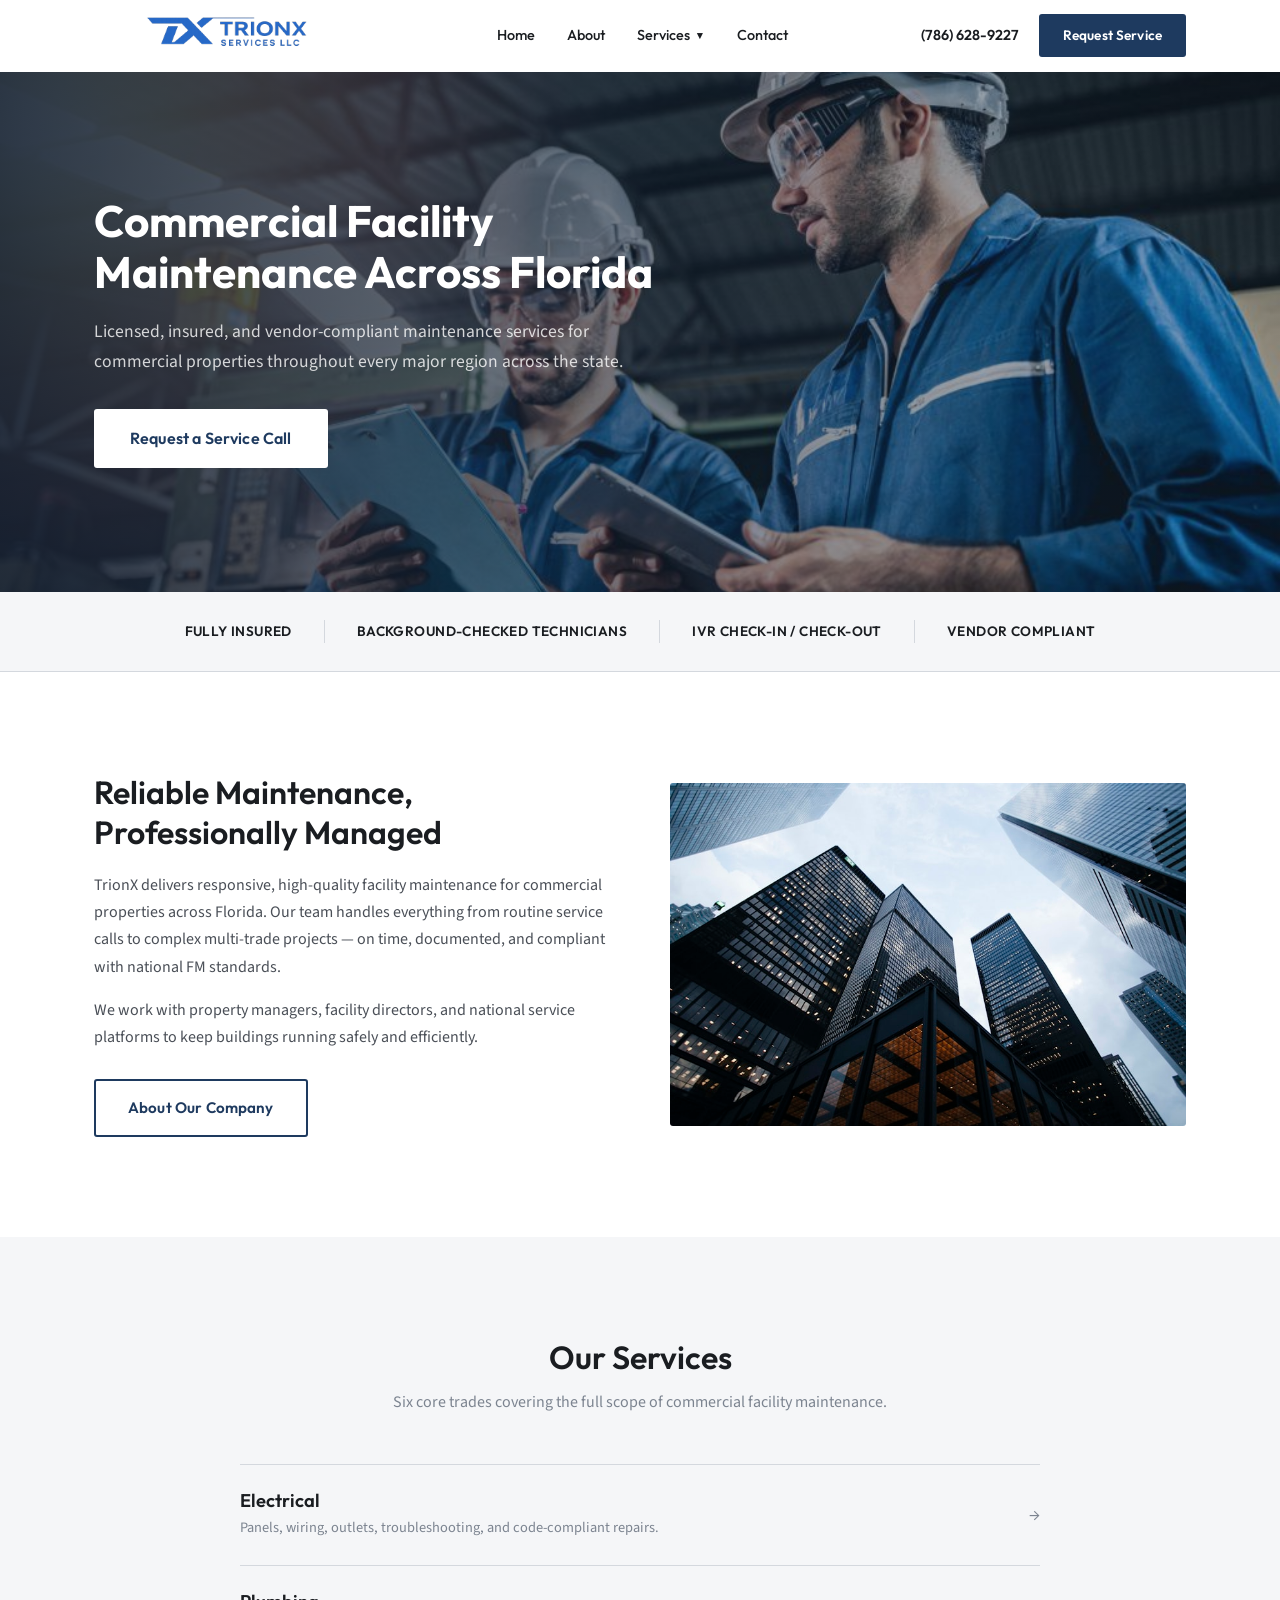
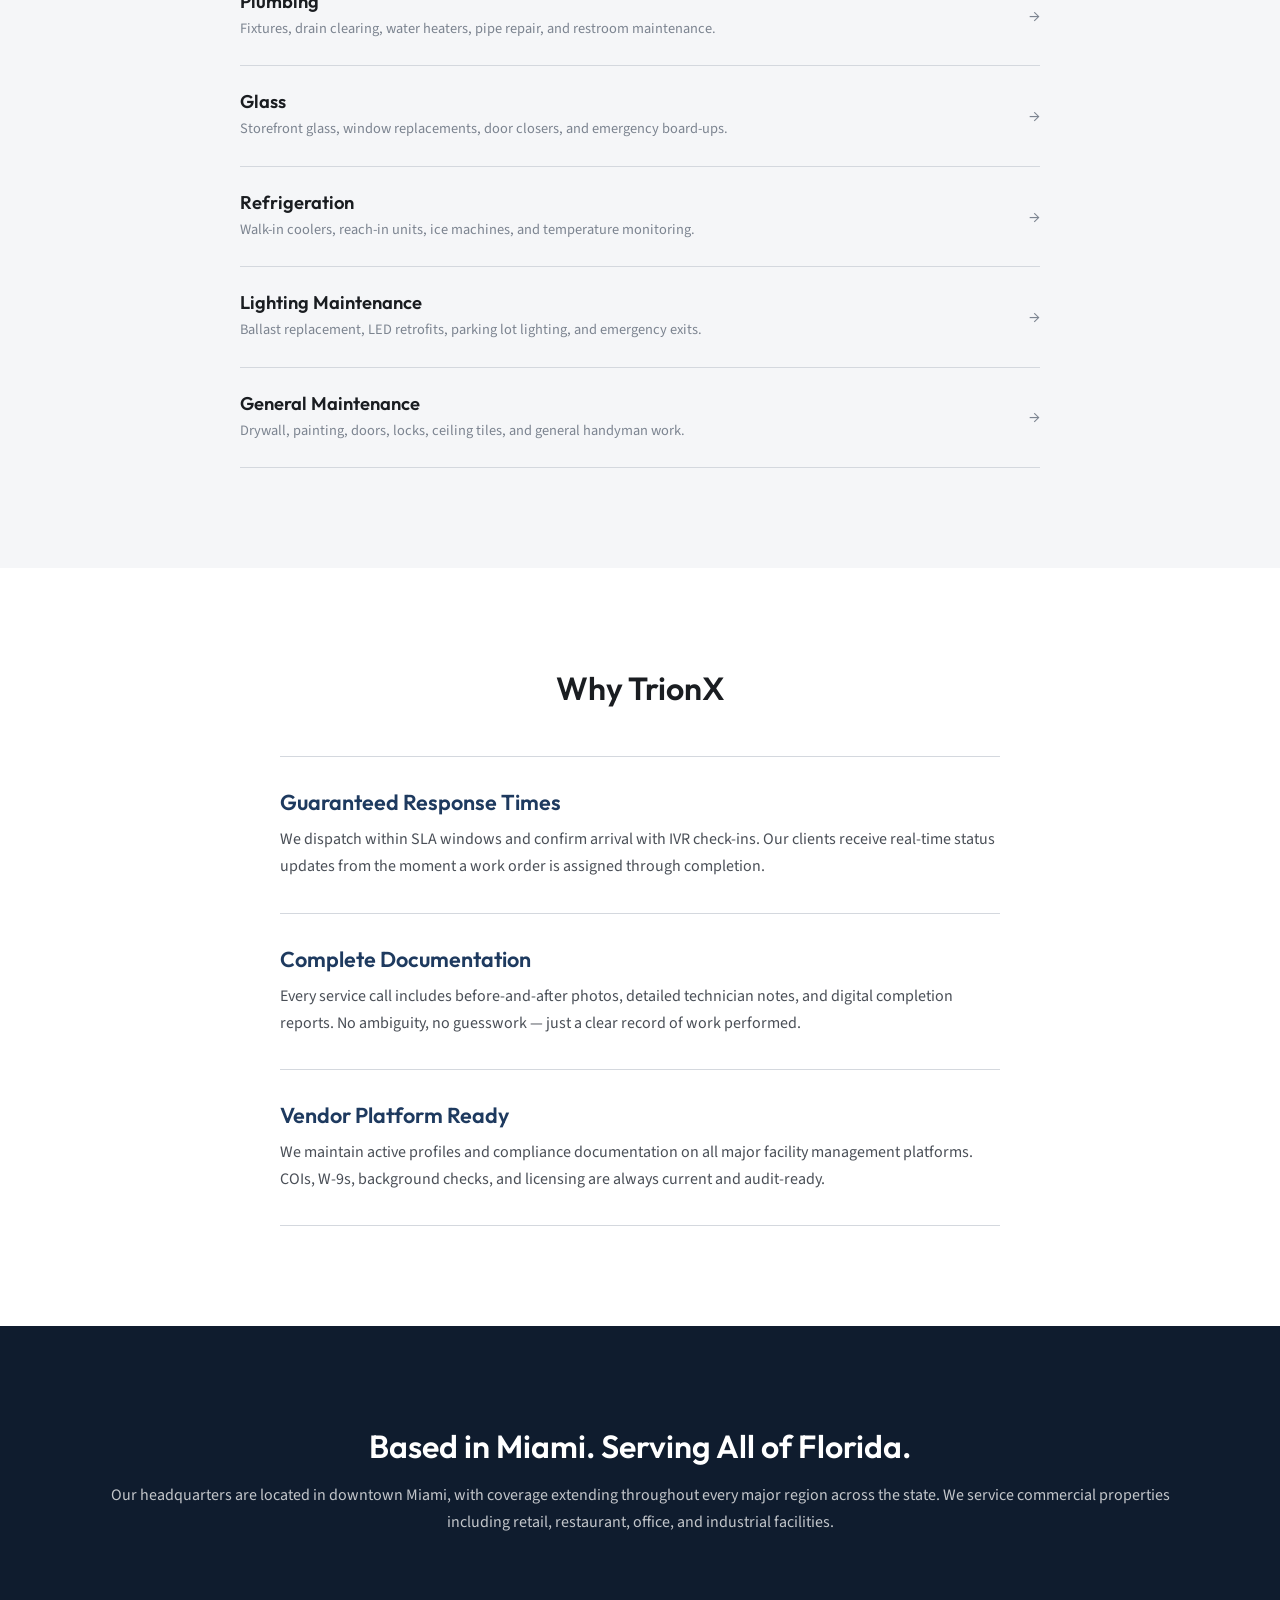
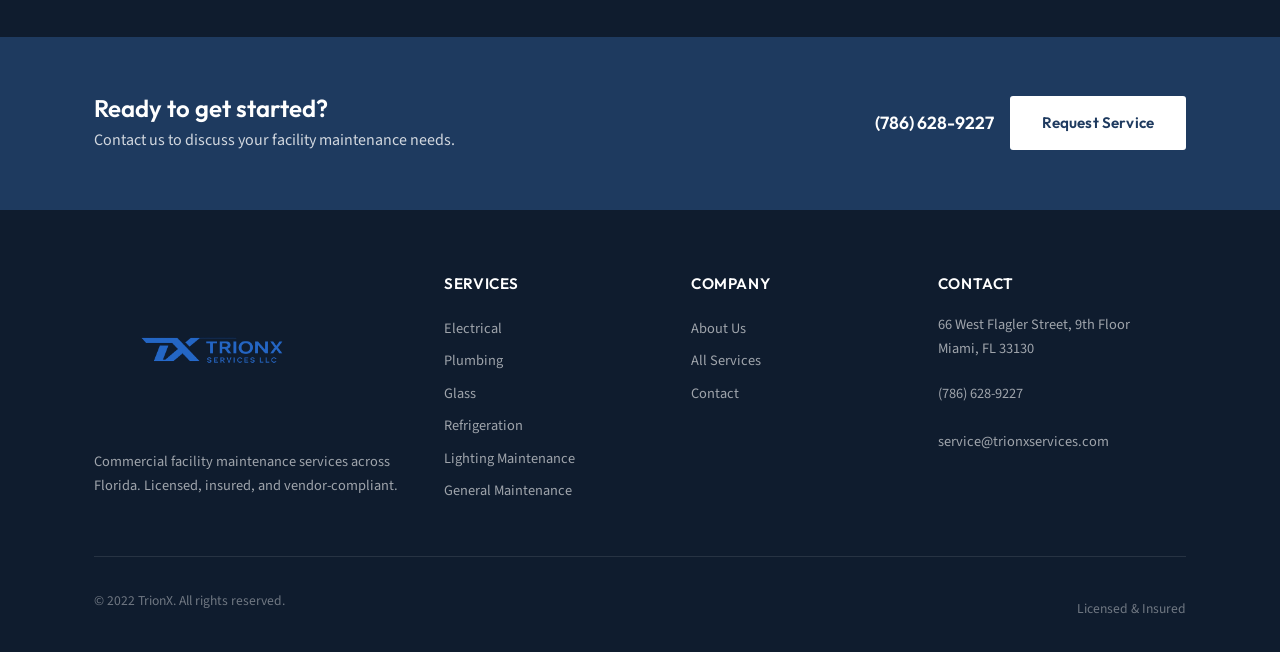
<file: index.html>
<!DOCTYPE html>
<html lang="en">
<head>
  <meta charset="UTF-8">
  <meta name="viewport" content="width=device-width, initial-scale=1.0">
  <meta name="description" content="TrionX provides commercial facility maintenance across Florida — electrical, plumbing, glass, refrigeration, lighting, and general maintenance for commercial properties.">
  <title>TrionX | Commercial Facility Maintenance — Miami, FL</title>
  <link rel="icon" type="image/x-icon" href="favicon.ico">
  <link rel="icon" type="image/png" sizes="32x32" href="favicon-32.png">
  <link rel="preconnect" href="https://fonts.googleapis.com">
  <link rel="preconnect" href="https://fonts.gstatic.com" crossorigin>
  <link href="https://fonts.googleapis.com/css2?family=Outfit:wght@400;500;600;700&family=Source+Sans+3:wght@400;600&display=swap" rel="stylesheet">
  <link rel="stylesheet" href="css/style.css">
  <link rel="stylesheet" href="css/responsive.css">
</head>
<body>

  <!-- Header -->
  <header class="header" id="header">
    <div class="container">
      <a href="index.html" class="header-logo">
        <img src="img/logo.png" alt="TrionX">
      </a>
      <nav class="header-nav">
        <a href="index.html">Home</a>
        <a href="about.html">About</a>
        <div class="nav-dropdown">
          <button class="nav-dropdown-toggle">Services <span class="chevron">&#9660;</span></button>
          <div class="nav-dropdown-menu">
            <a href="solutions.html">All Services</a>
            <a href="electrical.html">Electrical</a>
            <a href="plumbing.html">Plumbing</a>
            <a href="glass.html">Glass</a>
            <a href="refrigeration.html">Refrigeration</a>
            <a href="lighting-maintenance.html">Lighting Maintenance</a>
            <a href="general-maintenance.html">General Maintenance</a>
          </div>
        </div>
        <a href="contact.html">Contact</a>
      </nav>
      <div class="header-actions">
        <a href="tel:+17866289227" class="header-phone">(786) 628-9227</a>
        <div class="header-cta">
          <a href="contact.html" class="btn btn-primary">Request Service</a>
        </div>
      </div>
      <button class="mobile-toggle" id="mobileToggle" aria-label="Open menu">
        <span></span><span></span><span></span>
      </button>
    </div>
  </header>

  <!-- Mobile Nav -->
  <div class="mobile-nav-overlay" id="mobileOverlay"></div>
  <nav class="mobile-nav" id="mobileNav">
    <button class="mobile-nav-close" id="mobileNavClose" aria-label="Close menu">&times;</button>
    <a href="index.html">Home</a>
    <a href="about.html">About</a>
    <button class="mobile-dropdown-toggle">Services <span>&#9660;</span></button>
    <div class="mobile-dropdown-content">
      <a href="solutions.html">All Services</a>
      <a href="electrical.html">Electrical</a>
      <a href="plumbing.html">Plumbing</a>
      <a href="glass.html">Glass</a>
      <a href="refrigeration.html">Refrigeration</a>
      <a href="lighting-maintenance.html">Lighting Maintenance</a>
      <a href="general-maintenance.html">General Maintenance</a>
    </div>
    <a href="contact.html">Contact</a>
    <a href="tel:+17866289227" style="margin-top: 24px; color: var(--primary); font-weight: 600;">(786) 628-9227</a>
  </nav>

  <!-- Hero -->
  <section class="hero" style="background-image: url('Pictures/hero-main.jpg');">
    <div class="container">
      <div class="hero-content">
        <h1>Commercial Facility Maintenance Across Florida</h1>
        <p>Licensed, insured, and vendor-compliant maintenance services for commercial properties throughout every major region across the state.</p>
        <a href="contact.html" class="btn btn-white">Request a Service Call</a>
      </div>
    </div>
  </section>

  <!-- Credibility Strip -->
  <div class="credibility-strip">
    <div class="container">
      <div class="credibility-item">Fully Insured</div>
      <div class="credibility-item">Background-Checked Technicians</div>
      <div class="credibility-item">IVR Check-In / Check-Out</div>
      <div class="credibility-item">Vendor Compliant</div>
    </div>
  </div>

  <!-- About Preview -->
  <section class="section-padding">
    <div class="container">
      <div class="about-preview">
        <div class="about-preview-text">
          <h2>Reliable Maintenance, Professionally Managed</h2>
          <p>TrionX delivers responsive, high-quality facility maintenance for commercial properties across Florida. Our team handles everything from routine service calls to complex multi-trade projects — on time, documented, and compliant with national FM standards.</p>
          <p>We work with property managers, facility directors, and national service platforms to keep buildings running safely and efficiently.</p>
          <a href="about.html" class="btn btn-outline">About Our Company</a>
        </div>
        <div class="about-preview-image">
          <img src="Pictures/commercial-building.jpg" alt="Commercial office buildings">
        </div>
      </div>
    </div>
  </section>

  <!-- Services -->
  <section class="section-padding bg-light">
    <div class="container">
      <div class="section-header text-center">
        <h2>Our Services</h2>
        <p>Six core trades covering the full scope of commercial facility maintenance.</p>
      </div>
      <div class="services-list">
        <div class="service-list-item">
          <div>
            <h3><a href="electrical.html">Electrical</a></h3>
            <p>Panels, wiring, outlets, troubleshooting, and code-compliant repairs.</p>
          </div>
          <span class="service-arrow">&rarr;</span>
        </div>
        <div class="service-list-item">
          <div>
            <h3><a href="plumbing.html">Plumbing</a></h3>
            <p>Fixtures, drain clearing, water heaters, pipe repair, and restroom maintenance.</p>
          </div>
          <span class="service-arrow">&rarr;</span>
        </div>
        <div class="service-list-item">
          <div>
            <h3><a href="glass.html">Glass</a></h3>
            <p>Storefront glass, window replacements, door closers, and emergency board-ups.</p>
          </div>
          <span class="service-arrow">&rarr;</span>
        </div>
        <div class="service-list-item">
          <div>
            <h3><a href="refrigeration.html">Refrigeration</a></h3>
            <p>Walk-in coolers, reach-in units, ice machines, and temperature monitoring.</p>
          </div>
          <span class="service-arrow">&rarr;</span>
        </div>
        <div class="service-list-item">
          <div>
            <h3><a href="lighting-maintenance.html">Lighting Maintenance</a></h3>
            <p>Ballast replacement, LED retrofits, parking lot lighting, and emergency exits.</p>
          </div>
          <span class="service-arrow">&rarr;</span>
        </div>
        <div class="service-list-item">
          <div>
            <h3><a href="general-maintenance.html">General Maintenance</a></h3>
            <p>Drywall, painting, doors, locks, ceiling tiles, and general handyman work.</p>
          </div>
          <span class="service-arrow">&rarr;</span>
        </div>
      </div>
    </div>
  </section>

  <!-- Why TrionX -->
  <section class="section-padding">
    <div class="container">
      <div class="section-header text-center">
        <h2>Why TrionX</h2>
      </div>
      <div class="why-items">
        <div class="why-item">
          <h3>Guaranteed Response Times</h3>
          <p>We dispatch within SLA windows and confirm arrival with IVR check-ins. Our clients receive real-time status updates from the moment a work order is assigned through completion.</p>
        </div>
        <div class="why-item">
          <h3>Complete Documentation</h3>
          <p>Every service call includes before-and-after photos, detailed technician notes, and digital completion reports. No ambiguity, no guesswork — just a clear record of work performed.</p>
        </div>
        <div class="why-item">
          <h3>Vendor Platform Ready</h3>
          <p>We maintain active profiles and compliance documentation on all major facility management platforms. COIs, W-9s, background checks, and licensing are always current and audit-ready.</p>
        </div>
      </div>
    </div>
  </section>

  <!-- Coverage -->
  <section class="section-padding bg-dark">
    <div class="container text-center">
      <h2>Based in Miami. Serving All of Florida.</h2>
      <p style="margin-top: 16px;">Our headquarters are located in downtown Miami, with coverage extending throughout every major region across the state. We service commercial properties including retail, restaurant, office, and industrial facilities.</p>
    </div>
  </section>

  <!-- CTA Bar -->
  <section class="cta-bar">
    <div class="container">
      <div>
        <h3>Ready to get started?</h3>
        <p>Contact us to discuss your facility maintenance needs.</p>
      </div>
      <div class="cta-bar-actions">
        <a href="tel:+17866289227" class="cta-bar-phone">(786) 628-9227</a>
        <a href="contact.html" class="btn btn-white">Request Service</a>
      </div>
    </div>
  </section>

  <!-- Footer -->
  <footer class="footer">
    <div class="container">
      <div class="footer-grid">
        <div class="footer-col">
          <div class="footer-logo">
            <img src="img/logo.png" alt="TrionX">
          </div>
          <p>Commercial facility maintenance services across Florida. Licensed, insured, and vendor-compliant.</p>
        </div>
        <div class="footer-col">
          <h4>Services</h4>
          <a href="electrical.html">Electrical</a>
          <a href="plumbing.html">Plumbing</a>
          <a href="glass.html">Glass</a>
          <a href="refrigeration.html">Refrigeration</a>
          <a href="lighting-maintenance.html">Lighting Maintenance</a>
          <a href="general-maintenance.html">General Maintenance</a>
        </div>
        <div class="footer-col">
          <h4>Company</h4>
          <a href="about.html">About Us</a>
          <a href="solutions.html">All Services</a>
          <a href="contact.html">Contact</a>
        </div>
        <div class="footer-col">
          <h4>Contact</h4>
          <p>66 West Flagler Street, 9th Floor<br>Miami, FL 33130</p>
          <p><a href="tel:+17866289227">(786) 628-9227</a></p>
          <p><a href="mailto:service@trionxservices.com">service@trionxservices.com</a></p>
        </div>
      </div>
      <div class="footer-bottom">
        <p>&copy; 2022 TrionX. All rights reserved.</p>
        <p>Licensed &amp; Insured</p>
      </div>
    </div>
  </footer>

  <script src="js/main.js"></script>
</body>
</html>
</file>
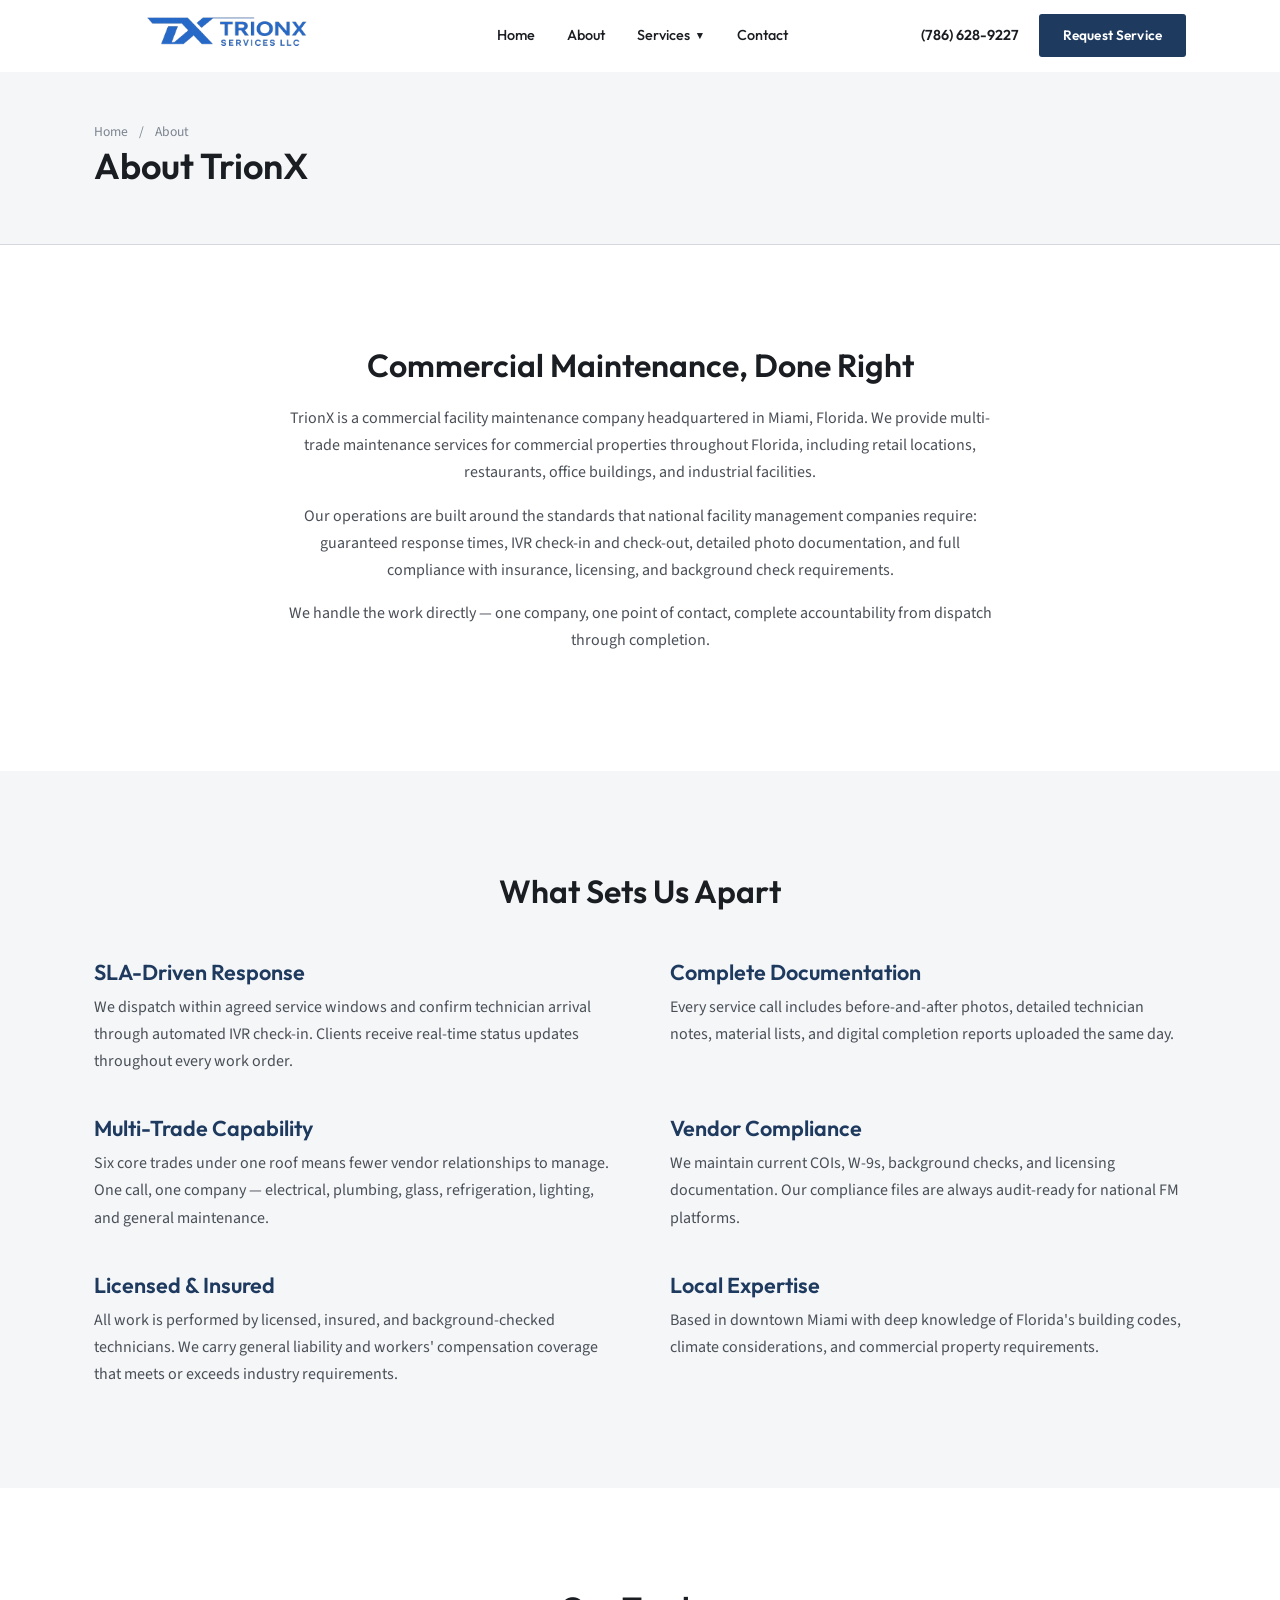
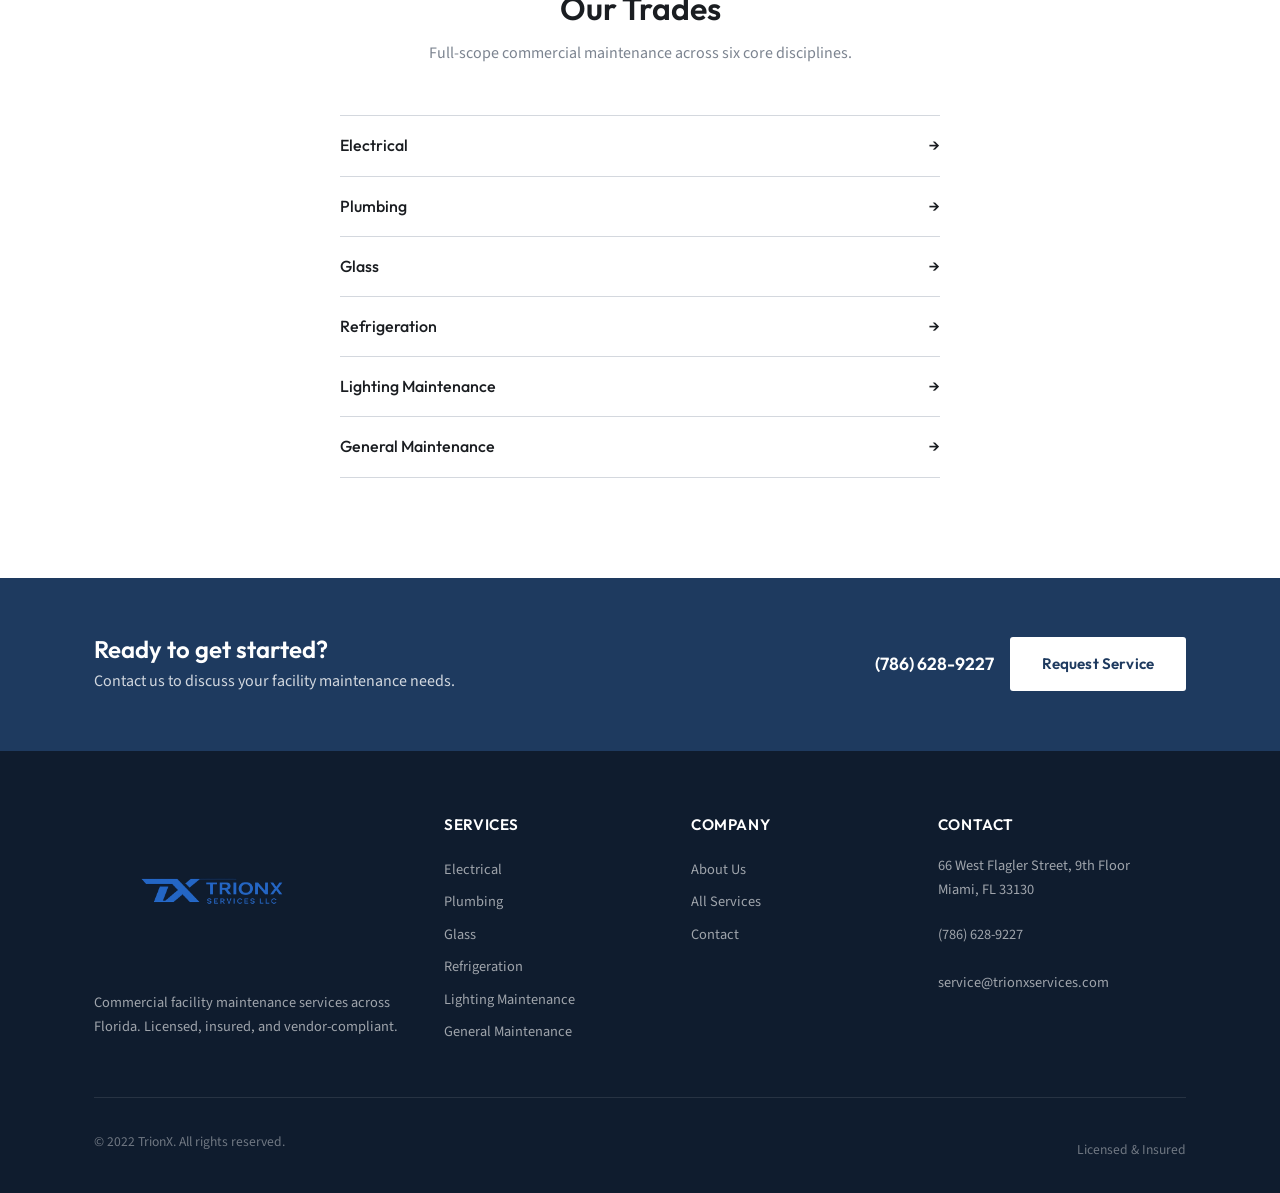
<file: about.html>
<!DOCTYPE html>
<html lang="en">
<head>
  <meta charset="UTF-8">
  <meta name="viewport" content="width=device-width, initial-scale=1.0">
  <meta name="description" content="About TrionX — licensed, insured commercial facility maintenance serving Florida. Learn about our team, approach, and vendor compliance standards.">
  <title>About Us | TrionX</title>
  <link rel="icon" type="image/x-icon" href="favicon.ico">
  <link rel="icon" type="image/png" sizes="32x32" href="favicon-32.png">
  <link rel="preconnect" href="https://fonts.googleapis.com">
  <link rel="preconnect" href="https://fonts.gstatic.com" crossorigin>
  <link href="https://fonts.googleapis.com/css2?family=Outfit:wght@400;500;600;700&family=Source+Sans+3:wght@400;600&display=swap" rel="stylesheet">
  <link rel="stylesheet" href="css/style.css">
  <link rel="stylesheet" href="css/responsive.css">
</head>
<body>

  <!-- Header -->
  <header class="header" id="header">
    <div class="container">
      <a href="index.html" class="header-logo">
        <img src="img/logo.png" alt="TrionX">
      </a>
      <nav class="header-nav">
        <a href="index.html">Home</a>
        <a href="about.html">About</a>
        <div class="nav-dropdown">
          <button class="nav-dropdown-toggle">Services <span class="chevron">&#9660;</span></button>
          <div class="nav-dropdown-menu">
            <a href="solutions.html">All Services</a>
            <a href="electrical.html">Electrical</a>
            <a href="plumbing.html">Plumbing</a>
            <a href="glass.html">Glass</a>
            <a href="refrigeration.html">Refrigeration</a>
            <a href="lighting-maintenance.html">Lighting Maintenance</a>
            <a href="general-maintenance.html">General Maintenance</a>
          </div>
        </div>
        <a href="contact.html">Contact</a>
      </nav>
      <div class="header-actions">
        <a href="tel:+17866289227" class="header-phone">(786) 628-9227</a>
        <div class="header-cta">
          <a href="contact.html" class="btn btn-primary">Request Service</a>
        </div>
      </div>
      <button class="mobile-toggle" id="mobileToggle" aria-label="Open menu">
        <span></span><span></span><span></span>
      </button>
    </div>
  </header>

  <!-- Mobile Nav -->
  <div class="mobile-nav-overlay" id="mobileOverlay"></div>
  <nav class="mobile-nav" id="mobileNav">
    <button class="mobile-nav-close" id="mobileNavClose" aria-label="Close menu">&times;</button>
    <a href="index.html">Home</a>
    <a href="about.html">About</a>
    <button class="mobile-dropdown-toggle">Services <span>&#9660;</span></button>
    <div class="mobile-dropdown-content">
      <a href="solutions.html">All Services</a>
      <a href="electrical.html">Electrical</a>
      <a href="plumbing.html">Plumbing</a>
      <a href="glass.html">Glass</a>
      <a href="refrigeration.html">Refrigeration</a>
      <a href="lighting-maintenance.html">Lighting Maintenance</a>
      <a href="general-maintenance.html">General Maintenance</a>
    </div>
    <a href="contact.html">Contact</a>
    <a href="tel:+17866289227" style="margin-top: 24px; color: var(--primary); font-weight: 600;">(786) 628-9227</a>
  </nav>

  <!-- Page Header -->
  <section class="page-header">
    <div class="container">
      <div class="breadcrumbs">
        <a href="index.html">Home</a> <span>/</span> About
      </div>
      <h1>About TrionX</h1>
    </div>
  </section>

  <!-- Company Overview -->
  <section class="section-padding">
    <div class="container">
      <div class="about-overview text-center">
        <h2>Commercial Maintenance, Done Right</h2>
        <p>TrionX is a commercial facility maintenance company headquartered in Miami, Florida. We provide multi-trade maintenance services for commercial properties throughout Florida, including retail locations, restaurants, office buildings, and industrial facilities.</p>
        <p>Our operations are built around the standards that national facility management companies require: guaranteed response times, IVR check-in and check-out, detailed photo documentation, and full compliance with insurance, licensing, and background check requirements.</p>
        <p>We handle the work directly — one company, one point of contact, complete accountability from dispatch through completion.</p>
      </div>
    </div>
  </section>

  <!-- What Sets Us Apart -->
  <section class="section-padding bg-light">
    <div class="container">
      <div class="section-header text-center">
        <h2>What Sets Us Apart</h2>
      </div>
      <div class="differentiators-grid">
        <div class="differentiator-item">
          <h3>SLA-Driven Response</h3>
          <p>We dispatch within agreed service windows and confirm technician arrival through automated IVR check-in. Clients receive real-time status updates throughout every work order.</p>
        </div>
        <div class="differentiator-item">
          <h3>Complete Documentation</h3>
          <p>Every service call includes before-and-after photos, detailed technician notes, material lists, and digital completion reports uploaded the same day.</p>
        </div>
        <div class="differentiator-item">
          <h3>Multi-Trade Capability</h3>
          <p>Six core trades under one roof means fewer vendor relationships to manage. One call, one company — electrical, plumbing, glass, refrigeration, lighting, and general maintenance.</p>
        </div>
        <div class="differentiator-item">
          <h3>Vendor Compliance</h3>
          <p>We maintain current COIs, W-9s, background checks, and licensing documentation. Our compliance files are always audit-ready for national FM platforms.</p>
        </div>
        <div class="differentiator-item">
          <h3>Licensed &amp; Insured</h3>
          <p>All work is performed by licensed, insured, and background-checked technicians. We carry general liability and workers' compensation coverage that meets or exceeds industry requirements.</p>
        </div>
        <div class="differentiator-item">
          <h3>Local Expertise</h3>
          <p>Based in downtown Miami with deep knowledge of Florida's building codes, climate considerations, and commercial property requirements.</p>
        </div>
      </div>
    </div>
  </section>

  <!-- Trades Directory -->
  <section class="section-padding">
    <div class="container text-center">
      <div class="section-header text-center">
        <h2>Our Trades</h2>
        <p>Full-scope commercial maintenance across six core disciplines.</p>
      </div>
      <div class="trades-list">
        <a href="electrical.html">Electrical <span>&rarr;</span></a>
        <a href="plumbing.html">Plumbing <span>&rarr;</span></a>
        <a href="glass.html">Glass <span>&rarr;</span></a>
        <a href="refrigeration.html">Refrigeration <span>&rarr;</span></a>
        <a href="lighting-maintenance.html">Lighting Maintenance <span>&rarr;</span></a>
        <a href="general-maintenance.html">General Maintenance <span>&rarr;</span></a>
      </div>
    </div>
  </section>

  <!-- CTA Bar -->
  <section class="cta-bar">
    <div class="container">
      <div>
        <h3>Ready to get started?</h3>
        <p>Contact us to discuss your facility maintenance needs.</p>
      </div>
      <div class="cta-bar-actions">
        <a href="tel:+17866289227" class="cta-bar-phone">(786) 628-9227</a>
        <a href="contact.html" class="btn btn-white">Request Service</a>
      </div>
    </div>
  </section>

  <!-- Footer -->
  <footer class="footer">
    <div class="container">
      <div class="footer-grid">
        <div class="footer-col">
          <div class="footer-logo">
            <img src="img/logo.png" alt="TrionX">
          </div>
          <p>Commercial facility maintenance services across Florida. Licensed, insured, and vendor-compliant.</p>
        </div>
        <div class="footer-col">
          <h4>Services</h4>
          <a href="electrical.html">Electrical</a>
          <a href="plumbing.html">Plumbing</a>
          <a href="glass.html">Glass</a>
          <a href="refrigeration.html">Refrigeration</a>
          <a href="lighting-maintenance.html">Lighting Maintenance</a>
          <a href="general-maintenance.html">General Maintenance</a>
        </div>
        <div class="footer-col">
          <h4>Company</h4>
          <a href="about.html">About Us</a>
          <a href="solutions.html">All Services</a>
          <a href="contact.html">Contact</a>
        </div>
        <div class="footer-col">
          <h4>Contact</h4>
          <p>66 West Flagler Street, 9th Floor<br>Miami, FL 33130</p>
          <p><a href="tel:+17866289227">(786) 628-9227</a></p>
          <p><a href="mailto:service@trionxservices.com">service@trionxservices.com</a></p>
        </div>
      </div>
      <div class="footer-bottom">
        <p>&copy; 2022 TrionX. All rights reserved.</p>
        <p>Licensed &amp; Insured</p>
      </div>
    </div>
  </footer>

  <script src="js/main.js"></script>
</body>
</html>
</file>
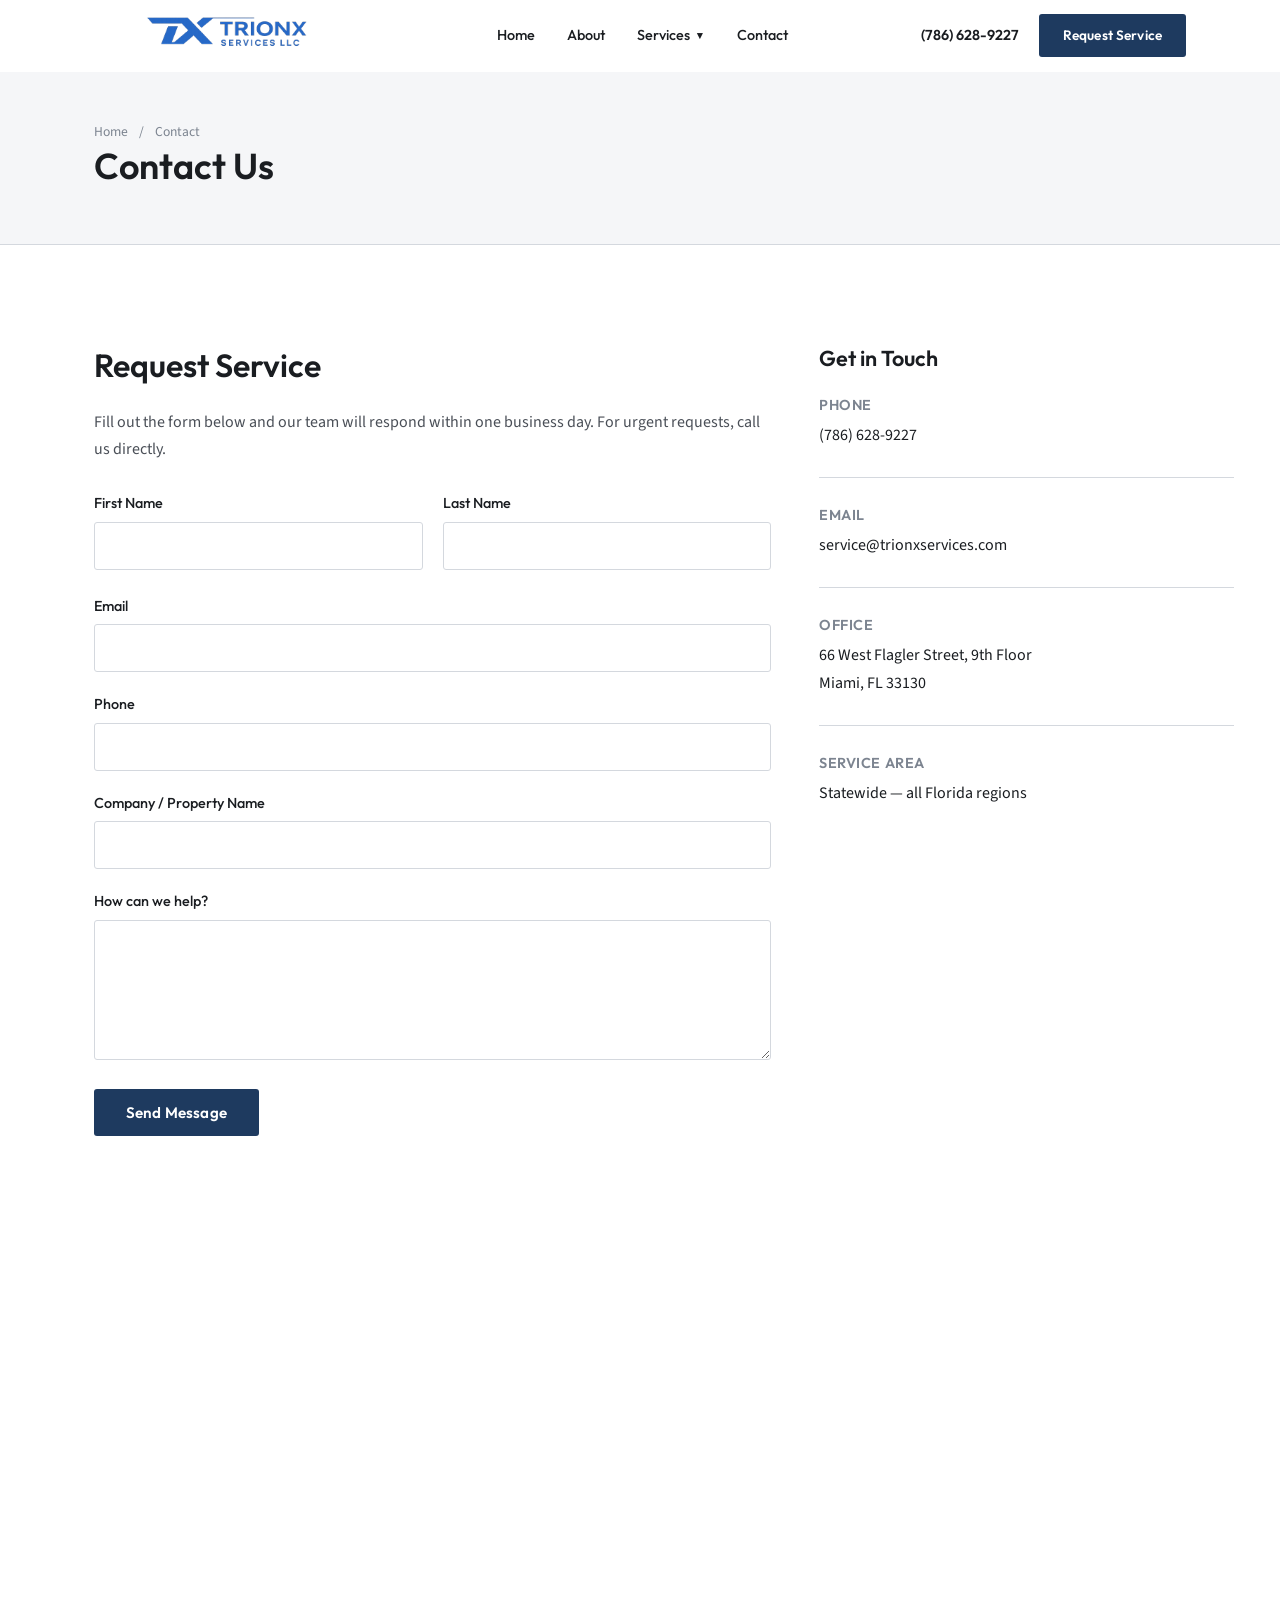
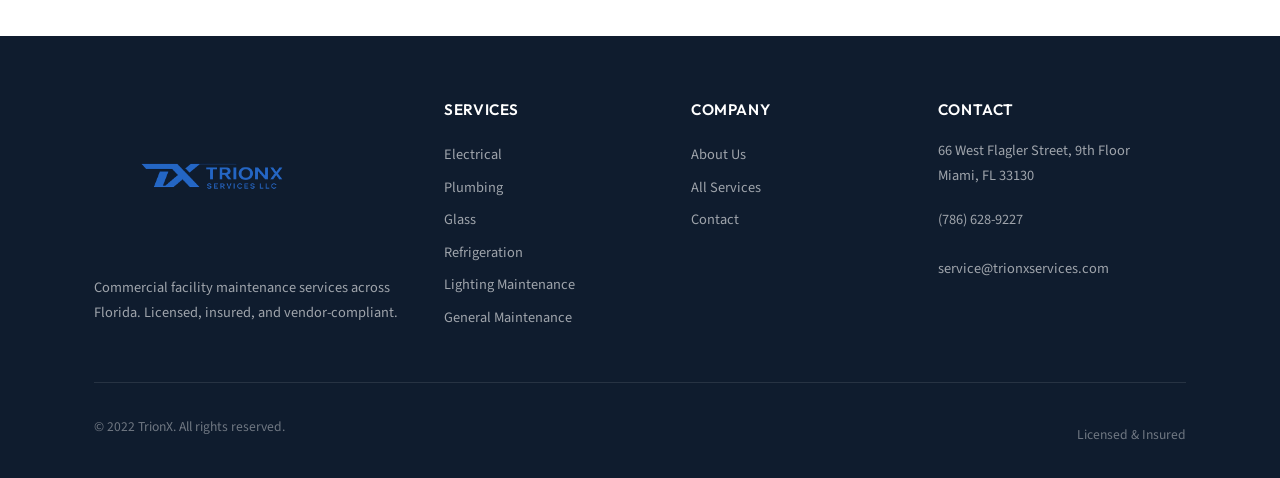
<file: contact.html>
<!DOCTYPE html>
<html lang="en">
<head>
  <meta charset="UTF-8">
  <meta name="viewport" content="width=device-width, initial-scale=1.0">
  <meta name="description" content="Contact TrionX for commercial facility maintenance across Florida. Request service, get a quote, or reach our team by phone or email.">
  <title>Contact Us | TrionX</title>
  <link rel="icon" type="image/x-icon" href="favicon.ico">
  <link rel="icon" type="image/png" sizes="32x32" href="favicon-32.png">
  <link rel="preconnect" href="https://fonts.googleapis.com">
  <link rel="preconnect" href="https://fonts.gstatic.com" crossorigin>
  <link href="https://fonts.googleapis.com/css2?family=Outfit:wght@400;500;600;700&family=Source+Sans+3:wght@400;600&display=swap" rel="stylesheet">
  <link rel="stylesheet" href="css/style.css">
  <link rel="stylesheet" href="css/responsive.css">
</head>
<body>

  <!-- Header -->
  <header class="header" id="header">
    <div class="container">
      <a href="index.html" class="header-logo">
        <img src="img/logo.png" alt="TrionX">
      </a>
      <nav class="header-nav">
        <a href="index.html">Home</a>
        <a href="about.html">About</a>
        <div class="nav-dropdown">
          <button class="nav-dropdown-toggle">Services <span class="chevron">&#9660;</span></button>
          <div class="nav-dropdown-menu">
            <a href="solutions.html">All Services</a>
            <a href="electrical.html">Electrical</a>
            <a href="plumbing.html">Plumbing</a>
            <a href="glass.html">Glass</a>
            <a href="refrigeration.html">Refrigeration</a>
            <a href="lighting-maintenance.html">Lighting Maintenance</a>
            <a href="general-maintenance.html">General Maintenance</a>
          </div>
        </div>
        <a href="contact.html">Contact</a>
      </nav>
      <div class="header-actions">
        <a href="tel:+17866289227" class="header-phone">(786) 628-9227</a>
        <div class="header-cta">
          <a href="contact.html" class="btn btn-primary">Request Service</a>
        </div>
      </div>
      <button class="mobile-toggle" id="mobileToggle" aria-label="Open menu">
        <span></span><span></span><span></span>
      </button>
    </div>
  </header>

  <div class="mobile-nav-overlay" id="mobileOverlay"></div>
  <nav class="mobile-nav" id="mobileNav">
    <button class="mobile-nav-close" id="mobileNavClose" aria-label="Close menu">&times;</button>
    <a href="index.html">Home</a>
    <a href="about.html">About</a>
    <button class="mobile-dropdown-toggle">Services <span>&#9660;</span></button>
    <div class="mobile-dropdown-content">
      <a href="solutions.html">All Services</a>
      <a href="electrical.html">Electrical</a>
      <a href="plumbing.html">Plumbing</a>
      <a href="glass.html">Glass</a>
      <a href="refrigeration.html">Refrigeration</a>
      <a href="lighting-maintenance.html">Lighting Maintenance</a>
      <a href="general-maintenance.html">General Maintenance</a>
    </div>
    <a href="contact.html">Contact</a>
    <a href="tel:+17866289227" style="margin-top: 24px; color: var(--primary); font-weight: 600;">(786) 628-9227</a>
  </nav>

  <!-- Page Header -->
  <section class="page-header">
    <div class="container">
      <div class="breadcrumbs">
        <a href="index.html">Home</a> <span>/</span> Contact
      </div>
      <h1>Contact Us</h1>
    </div>
  </section>

  <!-- Contact Section -->
  <section class="section-padding">
    <div class="container">
      <div class="contact-grid">
        <div class="contact-form-section">
          <h2>Request Service</h2>
          <p style="margin-bottom: 28px; color: var(--text-body);">Fill out the form below and our team will respond within one business day. For urgent requests, call us directly.</p>
          <form id="contactForm">
            <div class="form-success"></div>
            <div class="contact-grid" style="grid-template-columns: 1fr 1fr; gap: 20px; margin-bottom: 0;">
              <div class="form-group">
                <label for="firstName">First Name</label>
                <input type="text" id="firstName" name="firstName" required>
                <div class="form-error"></div>
              </div>
              <div class="form-group">
                <label for="lastName">Last Name</label>
                <input type="text" id="lastName" name="lastName" required>
                <div class="form-error"></div>
              </div>
            </div>
            <div class="form-group">
              <label for="email">Email</label>
              <input type="email" id="email" name="email" required>
              <div class="form-error"></div>
            </div>
            <div class="form-group">
              <label for="phone">Phone</label>
              <input type="tel" id="phone" name="phone" required>
              <div class="form-error"></div>
            </div>
            <div class="form-group">
              <label for="company">Company / Property Name</label>
              <input type="text" id="company" name="company">
            </div>
            <div class="form-group">
              <label for="message">How can we help?</label>
              <textarea id="message" name="message" rows="5" required></textarea>
              <div class="form-error"></div>
            </div>
            <button type="submit" class="btn btn-primary">Send Message</button>
          </form>
        </div>
        <div class="contact-info-section">
          <h3>Get in Touch</h3>
          <div class="contact-info-block">
            <h4>Phone</h4>
            <a href="tel:+17866289227">(786) 628-9227</a>
          </div>
          <div class="contact-info-block">
            <h4>Email</h4>
            <a href="mailto:service@trionxservices.com">service@trionxservices.com</a>
          </div>
          <div class="contact-info-block">
            <h4>Office</h4>
            <p>66 West Flagler Street, 9th Floor<br>Miami, FL 33130</p>
          </div>
          <div class="contact-info-block">
            <h4>Service Area</h4>
            <p>Statewide — all Florida regions</p>
          </div>
        </div>
      </div>
    </div>
  </section>

  <!-- Map -->
  <section class="map-section">
    <iframe src="https://www.google.com/maps/embed?pb=!1m18!1m12!1m3!1d3593.0!2d-80.1937!3d25.7743!2m3!1f0!2f0!3f0!3m2!1i1024!2i768!4f13.1!3m3!1m2!1s0x88d9b6a1e0a1e6b7%3A0x0!2s66+W+Flagler+St%2C+Miami%2C+FL+33130!5e0!3m2!1sen!2sus!4v1" allowfullscreen="" loading="lazy" referrerpolicy="no-referrer-when-downgrade" title="TrionX Office Location"></iframe>
  </section>

  <!-- Footer -->
  <footer class="footer">
    <div class="container">
      <div class="footer-grid">
        <div class="footer-col">
          <div class="footer-logo"><img src="img/logo.png" alt="TrionX"></div>
          <p>Commercial facility maintenance services across Florida. Licensed, insured, and vendor-compliant.</p>
        </div>
        <div class="footer-col">
          <h4>Services</h4>
          <a href="electrical.html">Electrical</a>
          <a href="plumbing.html">Plumbing</a>
          <a href="glass.html">Glass</a>
          <a href="refrigeration.html">Refrigeration</a>
          <a href="lighting-maintenance.html">Lighting Maintenance</a>
          <a href="general-maintenance.html">General Maintenance</a>
        </div>
        <div class="footer-col">
          <h4>Company</h4>
          <a href="about.html">About Us</a>
          <a href="solutions.html">All Services</a>
          <a href="contact.html">Contact</a>
        </div>
        <div class="footer-col">
          <h4>Contact</h4>
          <p>66 West Flagler Street, 9th Floor<br>Miami, FL 33130</p>
          <p><a href="tel:+17866289227">(786) 628-9227</a></p>
          <p><a href="mailto:service@trionxservices.com">service@trionxservices.com</a></p>
        </div>
      </div>
      <div class="footer-bottom">
        <p>&copy; 2022 TrionX. All rights reserved.</p>
        <p>Licensed &amp; Insured</p>
      </div>
    </div>
  </footer>

  <script src="js/main.js"></script>
</body>
</html>
</file>
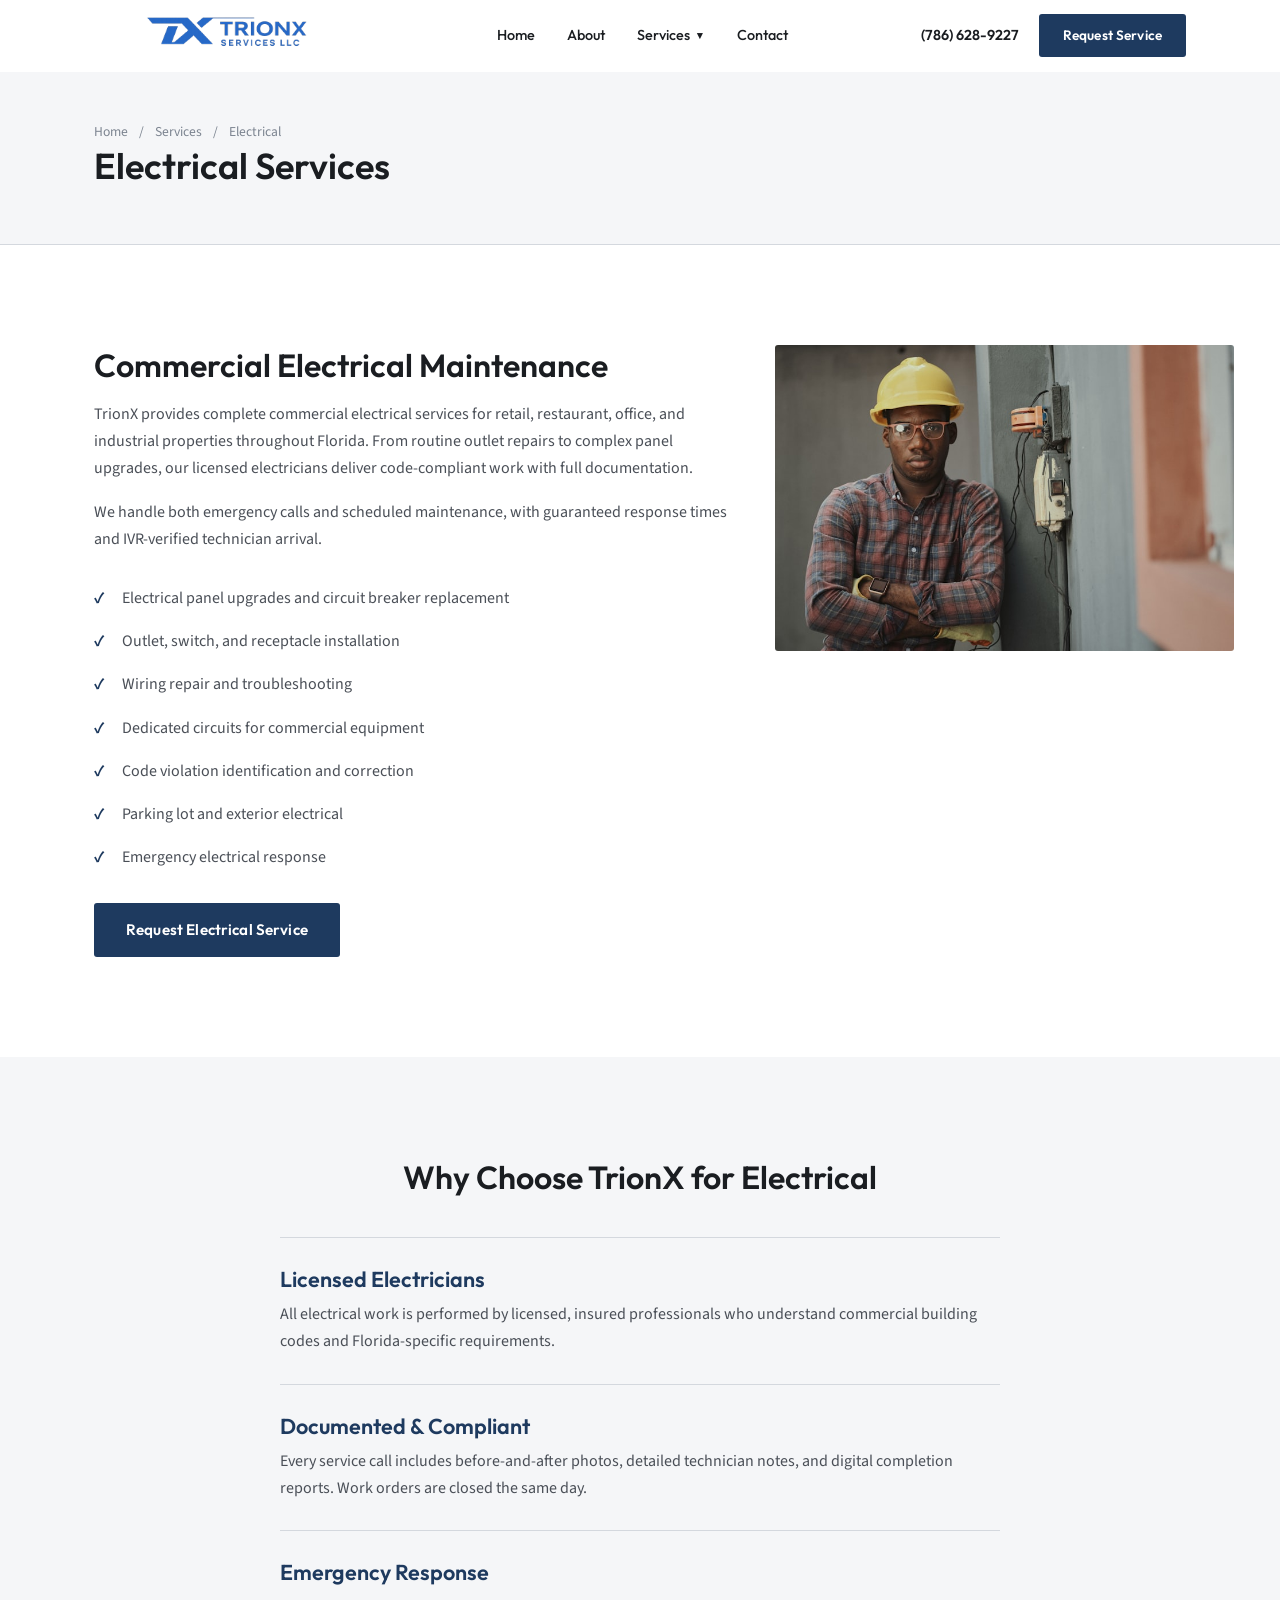
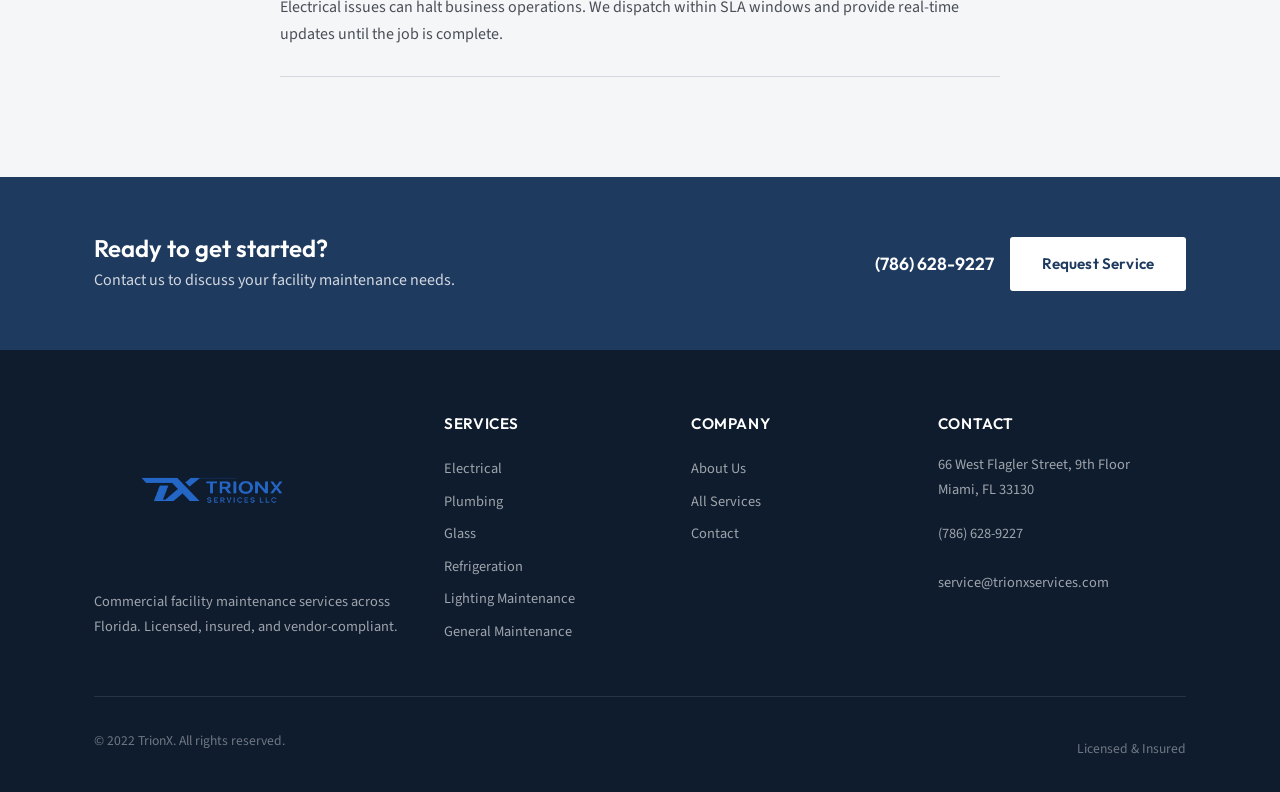
<file: electrical.html>
<!DOCTYPE html>
<html lang="en">
<head>
  <meta charset="UTF-8">
  <meta name="viewport" content="width=device-width, initial-scale=1.0">
  <meta name="description" content="Commercial electrical services across Florida — panel upgrades, wiring, outlets, troubleshooting, and code-compliant repairs by TrionX.">
  <title>Electrical Services | TrionX</title>
  <link rel="icon" type="image/x-icon" href="favicon.ico">
  <link rel="icon" type="image/png" sizes="32x32" href="favicon-32.png">
  <link rel="preconnect" href="https://fonts.googleapis.com">
  <link rel="preconnect" href="https://fonts.gstatic.com" crossorigin>
  <link href="https://fonts.googleapis.com/css2?family=Outfit:wght@400;500;600;700&family=Source+Sans+3:wght@400;600&display=swap" rel="stylesheet">
  <link rel="stylesheet" href="css/style.css">
  <link rel="stylesheet" href="css/responsive.css">
</head>
<body>

  <!-- Header -->
  <header class="header" id="header">
    <div class="container">
      <a href="index.html" class="header-logo">
        <img src="img/logo.png" alt="TrionX">
      </a>
      <nav class="header-nav">
        <a href="index.html">Home</a>
        <a href="about.html">About</a>
        <div class="nav-dropdown">
          <button class="nav-dropdown-toggle">Services <span class="chevron">&#9660;</span></button>
          <div class="nav-dropdown-menu">
            <a href="solutions.html">All Services</a>
            <a href="electrical.html">Electrical</a>
            <a href="plumbing.html">Plumbing</a>
            <a href="glass.html">Glass</a>
            <a href="refrigeration.html">Refrigeration</a>
            <a href="lighting-maintenance.html">Lighting Maintenance</a>
            <a href="general-maintenance.html">General Maintenance</a>
          </div>
        </div>
        <a href="contact.html">Contact</a>
      </nav>
      <div class="header-actions">
        <a href="tel:+17866289227" class="header-phone">(786) 628-9227</a>
        <div class="header-cta">
          <a href="contact.html" class="btn btn-primary">Request Service</a>
        </div>
      </div>
      <button class="mobile-toggle" id="mobileToggle" aria-label="Open menu">
        <span></span><span></span><span></span>
      </button>
    </div>
  </header>

  <!-- Mobile Nav -->
  <div class="mobile-nav-overlay" id="mobileOverlay"></div>
  <nav class="mobile-nav" id="mobileNav">
    <button class="mobile-nav-close" id="mobileNavClose" aria-label="Close menu">&times;</button>
    <a href="index.html">Home</a>
    <a href="about.html">About</a>
    <button class="mobile-dropdown-toggle">Services <span>&#9660;</span></button>
    <div class="mobile-dropdown-content">
      <a href="solutions.html">All Services</a>
      <a href="electrical.html">Electrical</a>
      <a href="plumbing.html">Plumbing</a>
      <a href="glass.html">Glass</a>
      <a href="refrigeration.html">Refrigeration</a>
      <a href="lighting-maintenance.html">Lighting Maintenance</a>
      <a href="general-maintenance.html">General Maintenance</a>
    </div>
    <a href="contact.html">Contact</a>
    <a href="tel:+17866289227" style="margin-top: 24px; color: var(--primary); font-weight: 600;">(786) 628-9227</a>
  </nav>

  <!-- Page Header -->
  <section class="page-header">
    <div class="container">
      <div class="breadcrumbs">
        <a href="index.html">Home</a> <span>/</span> <a href="solutions.html">Services</a> <span>/</span> Electrical
      </div>
      <h1>Electrical Services</h1>
    </div>
  </section>

  <!-- Service Detail -->
  <section class="section-padding">
    <div class="container">
      <div class="service-detail">
        <div class="service-detail-text">
          <h2>Commercial Electrical Maintenance</h2>
          <p>TrionX provides complete commercial electrical services for retail, restaurant, office, and industrial properties throughout Florida. From routine outlet repairs to complex panel upgrades, our licensed electricians deliver code-compliant work with full documentation.</p>
          <p>We handle both emergency calls and scheduled maintenance, with guaranteed response times and IVR-verified technician arrival.</p>
          <ul class="service-checklist">
            <li>Electrical panel upgrades and circuit breaker replacement</li>
            <li>Outlet, switch, and receptacle installation</li>
            <li>Wiring repair and troubleshooting</li>
            <li>Dedicated circuits for commercial equipment</li>
            <li>Code violation identification and correction</li>
            <li>Parking lot and exterior electrical</li>
            <li>Emergency electrical response</li>
          </ul>
          <a href="contact.html" class="btn btn-primary">Request Electrical Service</a>
        </div>
        <div class="service-detail-image">
          <img src="Pictures/electrical.jpg" alt="Electrician working on commercial electrical panel">
        </div>
      </div>
    </div>
  </section>

  <!-- Why Choose -->
  <section class="section-padding bg-light">
    <div class="container">
      <div class="service-why text-center">
        <h2>Why Choose TrionX for Electrical</h2>
      </div>
      <div class="service-why">
        <div class="service-why-item">
          <h3>Licensed Electricians</h3>
          <p>All electrical work is performed by licensed, insured professionals who understand commercial building codes and Florida-specific requirements.</p>
        </div>
        <div class="service-why-item">
          <h3>Documented &amp; Compliant</h3>
          <p>Every service call includes before-and-after photos, detailed technician notes, and digital completion reports. Work orders are closed the same day.</p>
        </div>
        <div class="service-why-item">
          <h3>Emergency Response</h3>
          <p>Electrical issues can halt business operations. We dispatch within SLA windows and provide real-time updates until the job is complete.</p>
        </div>
      </div>
    </div>
  </section>

  <!-- CTA Bar -->
  <section class="cta-bar">
    <div class="container">
      <div>
        <h3>Ready to get started?</h3>
        <p>Contact us to discuss your facility maintenance needs.</p>
      </div>
      <div class="cta-bar-actions">
        <a href="tel:+17866289227" class="cta-bar-phone">(786) 628-9227</a>
        <a href="contact.html" class="btn btn-white">Request Service</a>
      </div>
    </div>
  </section>

  <!-- Footer -->
  <footer class="footer">
    <div class="container">
      <div class="footer-grid">
        <div class="footer-col">
          <div class="footer-logo">
            <img src="img/logo.png" alt="TrionX">
          </div>
          <p>Commercial facility maintenance services across Florida. Licensed, insured, and vendor-compliant.</p>
        </div>
        <div class="footer-col">
          <h4>Services</h4>
          <a href="electrical.html">Electrical</a>
          <a href="plumbing.html">Plumbing</a>
          <a href="glass.html">Glass</a>
          <a href="refrigeration.html">Refrigeration</a>
          <a href="lighting-maintenance.html">Lighting Maintenance</a>
          <a href="general-maintenance.html">General Maintenance</a>
        </div>
        <div class="footer-col">
          <h4>Company</h4>
          <a href="about.html">About Us</a>
          <a href="solutions.html">All Services</a>
          <a href="contact.html">Contact</a>
        </div>
        <div class="footer-col">
          <h4>Contact</h4>
          <p>66 West Flagler Street, 9th Floor<br>Miami, FL 33130</p>
          <p><a href="tel:+17866289227">(786) 628-9227</a></p>
          <p><a href="mailto:service@trionxservices.com">service@trionxservices.com</a></p>
        </div>
      </div>
      <div class="footer-bottom">
        <p>&copy; 2022 TrionX. All rights reserved.</p>
        <p>Licensed &amp; Insured</p>
      </div>
    </div>
  </footer>

  <script src="js/main.js"></script>
</body>
</html>
</file>
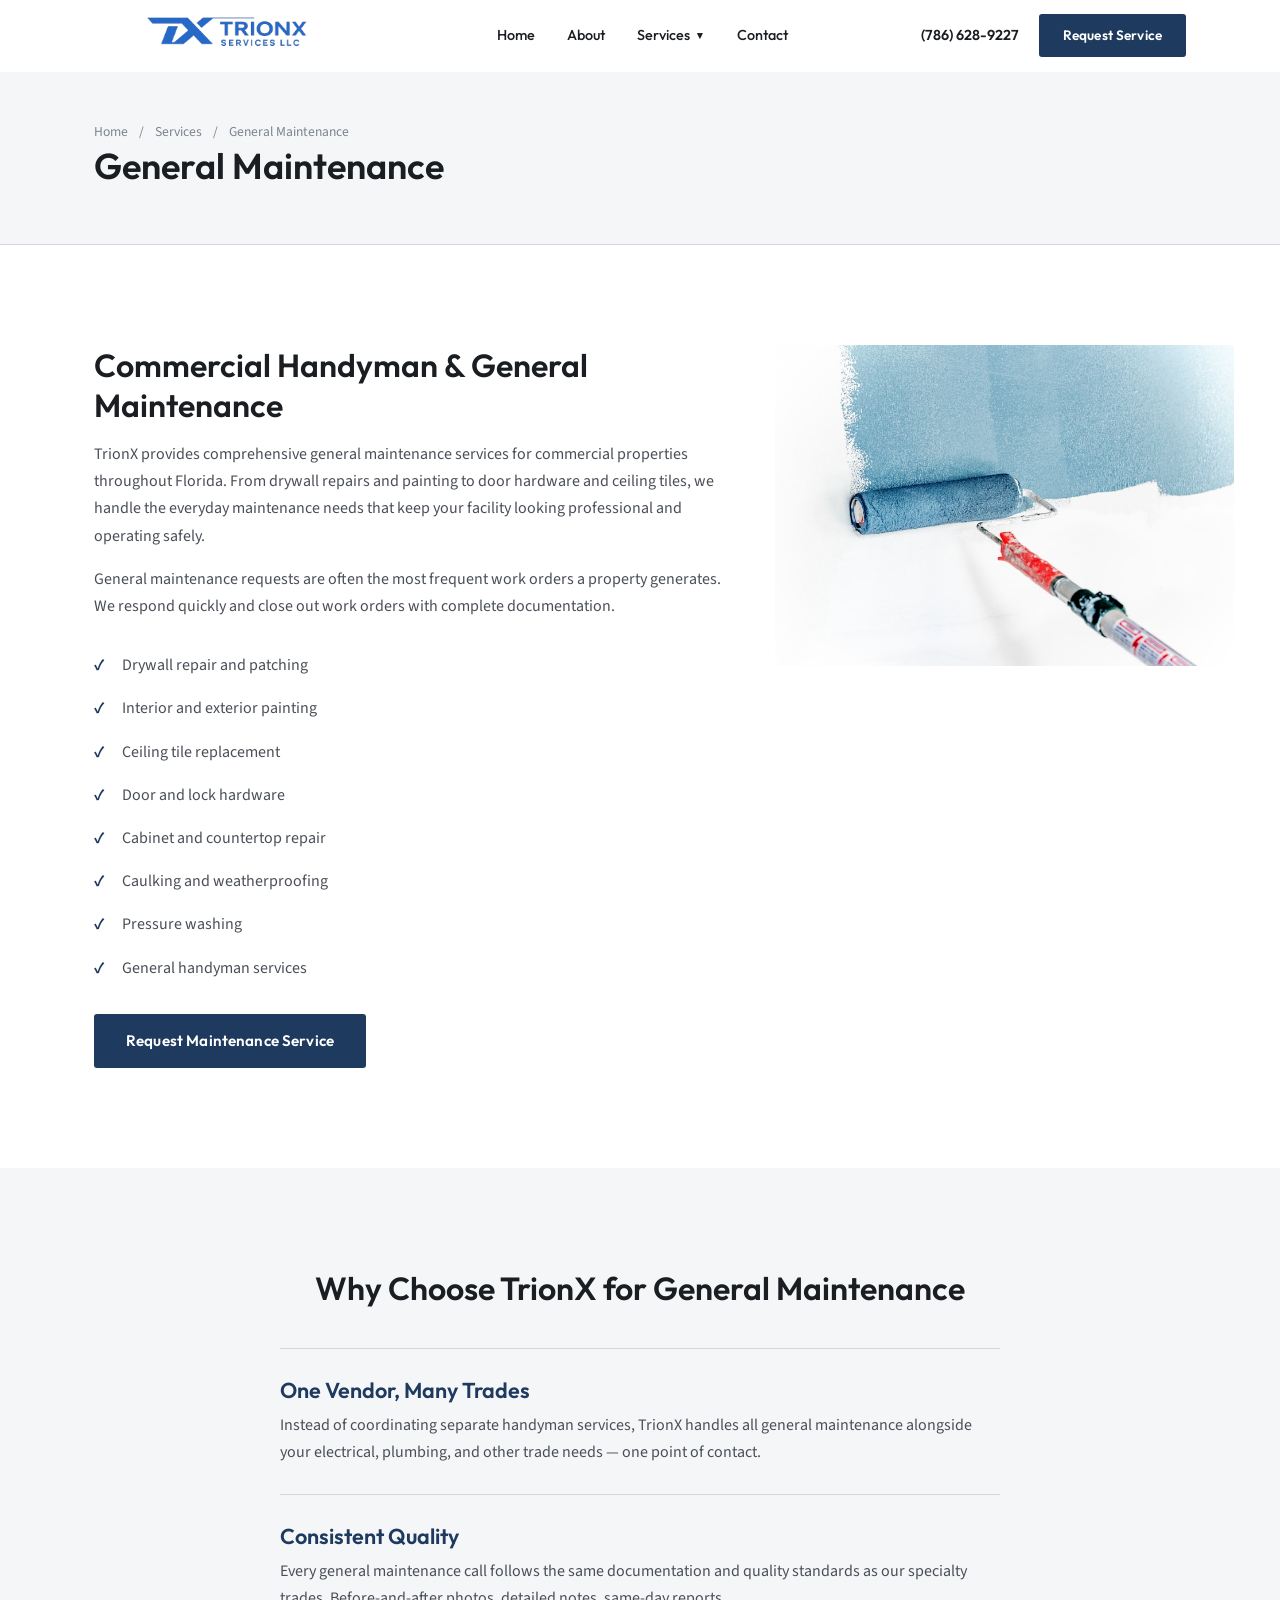
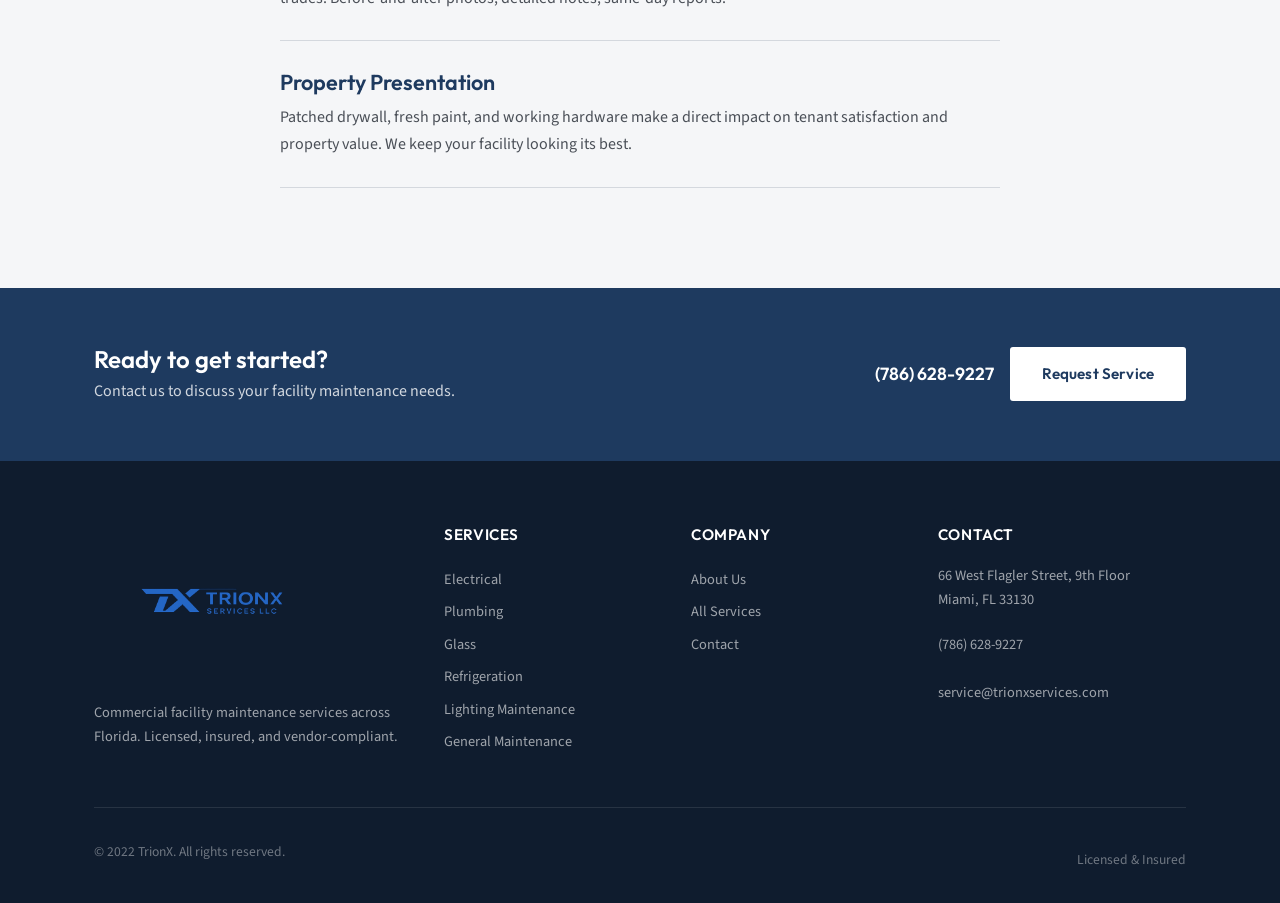
<file: general-maintenance.html>
<!DOCTYPE html>
<html lang="en">
<head>
  <meta charset="UTF-8">
  <meta name="viewport" content="width=device-width, initial-scale=1.0">
  <meta name="description" content="Commercial general maintenance across Florida — drywall, painting, doors, locks, ceiling tiles, and handyman services by TrionX.">
  <title>General Maintenance | TrionX</title>
  <link rel="icon" type="image/x-icon" href="favicon.ico">
  <link rel="icon" type="image/png" sizes="32x32" href="favicon-32.png">
  <link rel="preconnect" href="https://fonts.googleapis.com">
  <link rel="preconnect" href="https://fonts.gstatic.com" crossorigin>
  <link href="https://fonts.googleapis.com/css2?family=Outfit:wght@400;500;600;700&family=Source+Sans+3:wght@400;600&display=swap" rel="stylesheet">
  <link rel="stylesheet" href="css/style.css">
  <link rel="stylesheet" href="css/responsive.css">
</head>
<body>

  <!-- Header -->
  <header class="header" id="header">
    <div class="container">
      <a href="index.html" class="header-logo">
        <img src="img/logo.png" alt="TrionX">
      </a>
      <nav class="header-nav">
        <a href="index.html">Home</a>
        <a href="about.html">About</a>
        <div class="nav-dropdown">
          <button class="nav-dropdown-toggle">Services <span class="chevron">&#9660;</span></button>
          <div class="nav-dropdown-menu">
            <a href="solutions.html">All Services</a>
            <a href="electrical.html">Electrical</a>
            <a href="plumbing.html">Plumbing</a>
            <a href="glass.html">Glass</a>
            <a href="refrigeration.html">Refrigeration</a>
            <a href="lighting-maintenance.html">Lighting Maintenance</a>
            <a href="general-maintenance.html">General Maintenance</a>
          </div>
        </div>
        <a href="contact.html">Contact</a>
      </nav>
      <div class="header-actions">
        <a href="tel:+17866289227" class="header-phone">(786) 628-9227</a>
        <div class="header-cta">
          <a href="contact.html" class="btn btn-primary">Request Service</a>
        </div>
      </div>
      <button class="mobile-toggle" id="mobileToggle" aria-label="Open menu">
        <span></span><span></span><span></span>
      </button>
    </div>
  </header>

  <div class="mobile-nav-overlay" id="mobileOverlay"></div>
  <nav class="mobile-nav" id="mobileNav">
    <button class="mobile-nav-close" id="mobileNavClose" aria-label="Close menu">&times;</button>
    <a href="index.html">Home</a>
    <a href="about.html">About</a>
    <button class="mobile-dropdown-toggle">Services <span>&#9660;</span></button>
    <div class="mobile-dropdown-content">
      <a href="solutions.html">All Services</a>
      <a href="electrical.html">Electrical</a>
      <a href="plumbing.html">Plumbing</a>
      <a href="glass.html">Glass</a>
      <a href="refrigeration.html">Refrigeration</a>
      <a href="lighting-maintenance.html">Lighting Maintenance</a>
      <a href="general-maintenance.html">General Maintenance</a>
    </div>
    <a href="contact.html">Contact</a>
    <a href="tel:+17866289227" style="margin-top: 24px; color: var(--primary); font-weight: 600;">(786) 628-9227</a>
  </nav>

  <section class="page-header">
    <div class="container">
      <div class="breadcrumbs">
        <a href="index.html">Home</a> <span>/</span> <a href="solutions.html">Services</a> <span>/</span> General Maintenance
      </div>
      <h1>General Maintenance</h1>
    </div>
  </section>

  <section class="section-padding">
    <div class="container">
      <div class="service-detail">
        <div class="service-detail-text">
          <h2>Commercial Handyman &amp; General Maintenance</h2>
          <p>TrionX provides comprehensive general maintenance services for commercial properties throughout Florida. From drywall repairs and painting to door hardware and ceiling tiles, we handle the everyday maintenance needs that keep your facility looking professional and operating safely.</p>
          <p>General maintenance requests are often the most frequent work orders a property generates. We respond quickly and close out work orders with complete documentation.</p>
          <ul class="service-checklist">
            <li>Drywall repair and patching</li>
            <li>Interior and exterior painting</li>
            <li>Ceiling tile replacement</li>
            <li>Door and lock hardware</li>
            <li>Cabinet and countertop repair</li>
            <li>Caulking and weatherproofing</li>
            <li>Pressure washing</li>
            <li>General handyman services</li>
          </ul>
          <a href="contact.html" class="btn btn-primary">Request Maintenance Service</a>
        </div>
        <div class="service-detail-image">
          <img src="Pictures/general-maintenance.jpg" alt="Commercial building painting and maintenance">
        </div>
      </div>
    </div>
  </section>

  <section class="section-padding bg-light">
    <div class="container">
      <div class="service-why text-center">
        <h2>Why Choose TrionX for General Maintenance</h2>
      </div>
      <div class="service-why">
        <div class="service-why-item">
          <h3>One Vendor, Many Trades</h3>
          <p>Instead of coordinating separate handyman services, TrionX handles all general maintenance alongside your electrical, plumbing, and other trade needs — one point of contact.</p>
        </div>
        <div class="service-why-item">
          <h3>Consistent Quality</h3>
          <p>Every general maintenance call follows the same documentation and quality standards as our specialty trades. Before-and-after photos, detailed notes, same-day reports.</p>
        </div>
        <div class="service-why-item">
          <h3>Property Presentation</h3>
          <p>Patched drywall, fresh paint, and working hardware make a direct impact on tenant satisfaction and property value. We keep your facility looking its best.</p>
        </div>
      </div>
    </div>
  </section>

  <section class="cta-bar">
    <div class="container">
      <div>
        <h3>Ready to get started?</h3>
        <p>Contact us to discuss your facility maintenance needs.</p>
      </div>
      <div class="cta-bar-actions">
        <a href="tel:+17866289227" class="cta-bar-phone">(786) 628-9227</a>
        <a href="contact.html" class="btn btn-white">Request Service</a>
      </div>
    </div>
  </section>

  <footer class="footer">
    <div class="container">
      <div class="footer-grid">
        <div class="footer-col">
          <div class="footer-logo"><img src="img/logo.png" alt="TrionX"></div>
          <p>Commercial facility maintenance services across Florida. Licensed, insured, and vendor-compliant.</p>
        </div>
        <div class="footer-col">
          <h4>Services</h4>
          <a href="electrical.html">Electrical</a>
          <a href="plumbing.html">Plumbing</a>
          <a href="glass.html">Glass</a>
          <a href="refrigeration.html">Refrigeration</a>
          <a href="lighting-maintenance.html">Lighting Maintenance</a>
          <a href="general-maintenance.html">General Maintenance</a>
        </div>
        <div class="footer-col">
          <h4>Company</h4>
          <a href="about.html">About Us</a>
          <a href="solutions.html">All Services</a>
          <a href="contact.html">Contact</a>
        </div>
        <div class="footer-col">
          <h4>Contact</h4>
          <p>66 West Flagler Street, 9th Floor<br>Miami, FL 33130</p>
          <p><a href="tel:+17866289227">(786) 628-9227</a></p>
          <p><a href="mailto:service@trionxservices.com">service@trionxservices.com</a></p>
        </div>
      </div>
      <div class="footer-bottom">
        <p>&copy; 2022 TrionX. All rights reserved.</p>
        <p>Licensed &amp; Insured</p>
      </div>
    </div>
  </footer>

  <script src="js/main.js"></script>
</body>
</html>
</file>
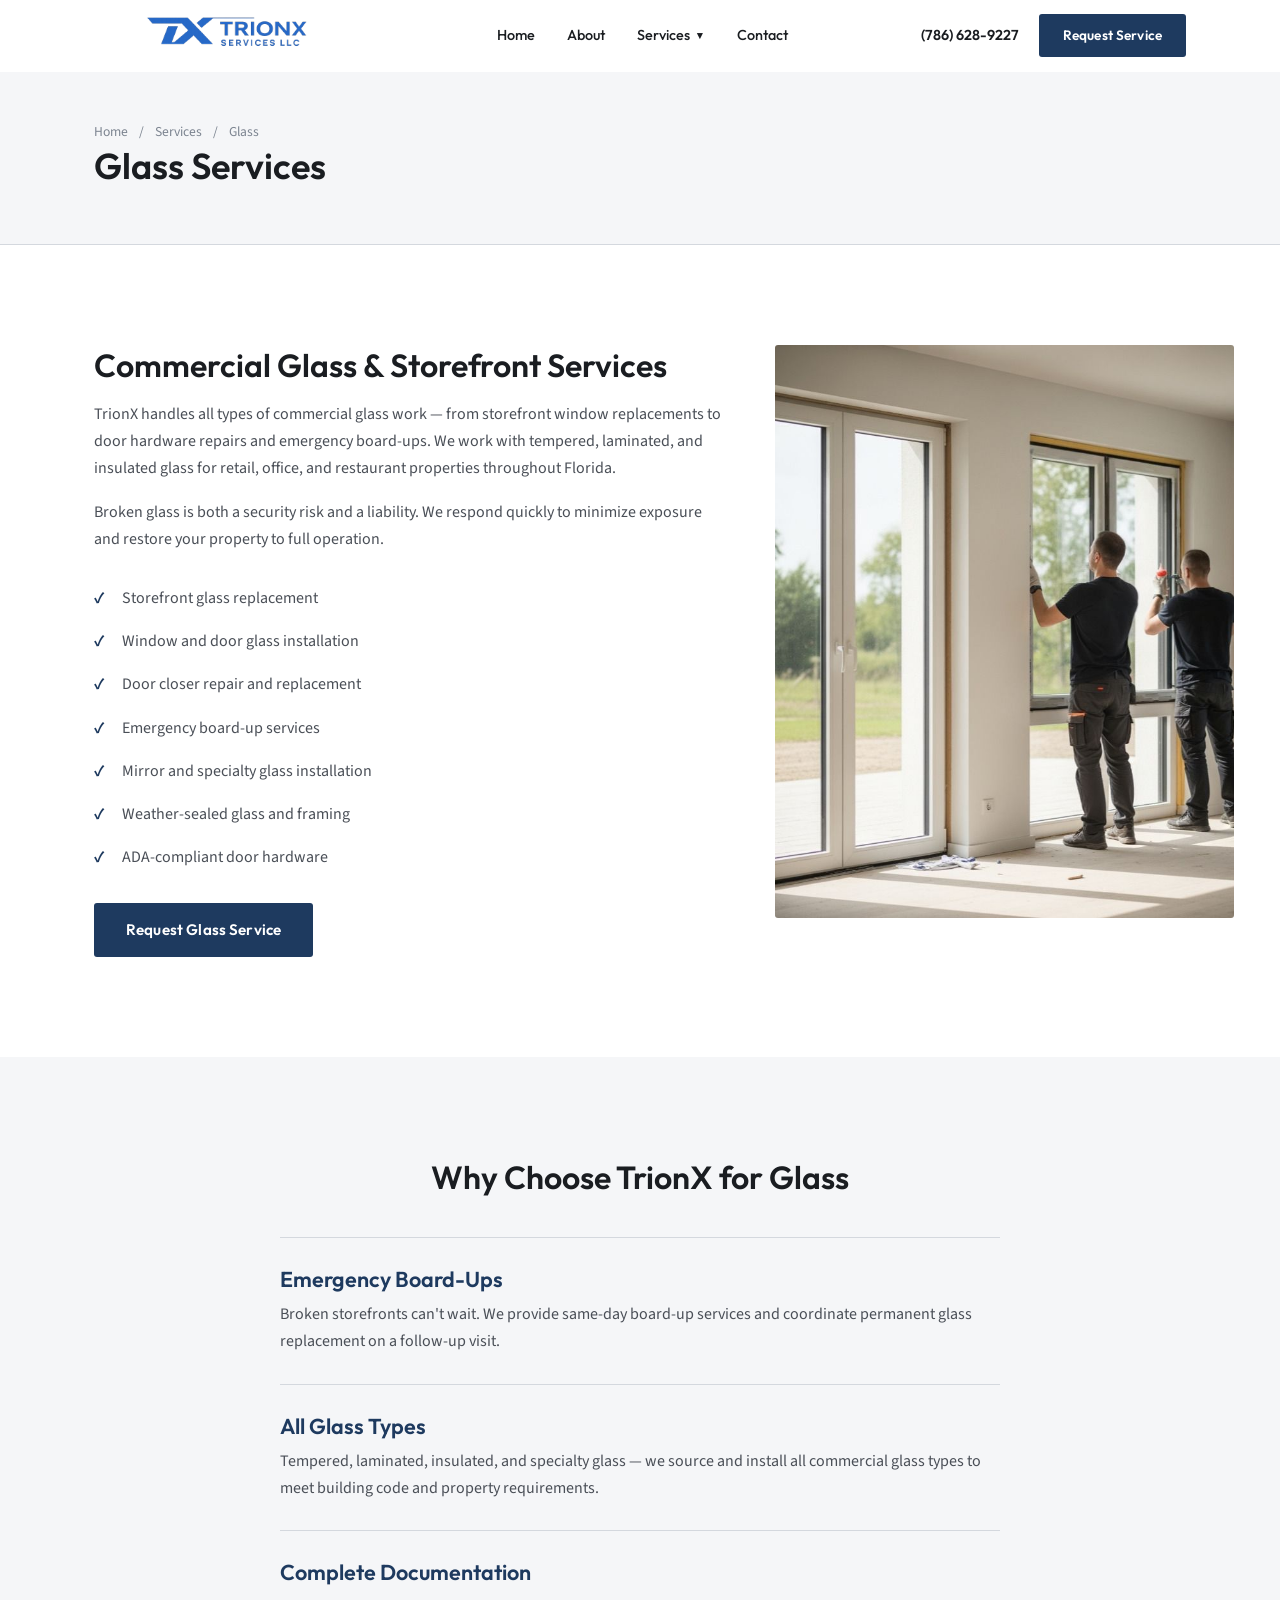
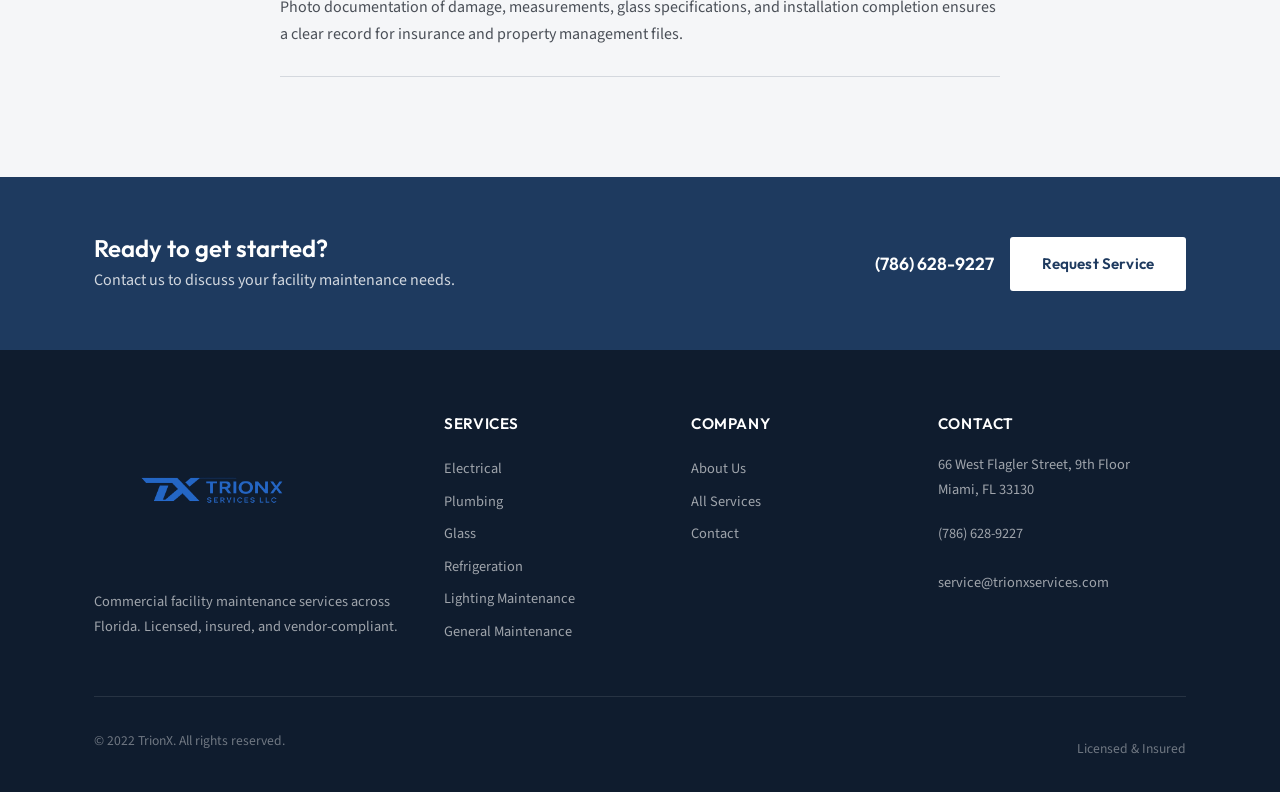
<file: glass.html>
<!DOCTYPE html>
<html lang="en">
<head>
  <meta charset="UTF-8">
  <meta name="viewport" content="width=device-width, initial-scale=1.0">
  <meta name="description" content="Commercial glass services across Florida — storefront glass, window replacement, door closers, and emergency board-ups by TrionX.">
  <title>Glass Services | TrionX</title>
  <link rel="icon" type="image/x-icon" href="favicon.ico">
  <link rel="icon" type="image/png" sizes="32x32" href="favicon-32.png">
  <link rel="preconnect" href="https://fonts.googleapis.com">
  <link rel="preconnect" href="https://fonts.gstatic.com" crossorigin>
  <link href="https://fonts.googleapis.com/css2?family=Outfit:wght@400;500;600;700&family=Source+Sans+3:wght@400;600&display=swap" rel="stylesheet">
  <link rel="stylesheet" href="css/style.css">
  <link rel="stylesheet" href="css/responsive.css">
</head>
<body>

  <!-- Header -->
  <header class="header" id="header">
    <div class="container">
      <a href="index.html" class="header-logo">
        <img src="img/logo.png" alt="TrionX">
      </a>
      <nav class="header-nav">
        <a href="index.html">Home</a>
        <a href="about.html">About</a>
        <div class="nav-dropdown">
          <button class="nav-dropdown-toggle">Services <span class="chevron">&#9660;</span></button>
          <div class="nav-dropdown-menu">
            <a href="solutions.html">All Services</a>
            <a href="electrical.html">Electrical</a>
            <a href="plumbing.html">Plumbing</a>
            <a href="glass.html">Glass</a>
            <a href="refrigeration.html">Refrigeration</a>
            <a href="lighting-maintenance.html">Lighting Maintenance</a>
            <a href="general-maintenance.html">General Maintenance</a>
          </div>
        </div>
        <a href="contact.html">Contact</a>
      </nav>
      <div class="header-actions">
        <a href="tel:+17866289227" class="header-phone">(786) 628-9227</a>
        <div class="header-cta">
          <a href="contact.html" class="btn btn-primary">Request Service</a>
        </div>
      </div>
      <button class="mobile-toggle" id="mobileToggle" aria-label="Open menu">
        <span></span><span></span><span></span>
      </button>
    </div>
  </header>

  <div class="mobile-nav-overlay" id="mobileOverlay"></div>
  <nav class="mobile-nav" id="mobileNav">
    <button class="mobile-nav-close" id="mobileNavClose" aria-label="Close menu">&times;</button>
    <a href="index.html">Home</a>
    <a href="about.html">About</a>
    <button class="mobile-dropdown-toggle">Services <span>&#9660;</span></button>
    <div class="mobile-dropdown-content">
      <a href="solutions.html">All Services</a>
      <a href="electrical.html">Electrical</a>
      <a href="plumbing.html">Plumbing</a>
      <a href="glass.html">Glass</a>
      <a href="refrigeration.html">Refrigeration</a>
      <a href="lighting-maintenance.html">Lighting Maintenance</a>
      <a href="general-maintenance.html">General Maintenance</a>
    </div>
    <a href="contact.html">Contact</a>
    <a href="tel:+17866289227" style="margin-top: 24px; color: var(--primary); font-weight: 600;">(786) 628-9227</a>
  </nav>

  <section class="page-header">
    <div class="container">
      <div class="breadcrumbs">
        <a href="index.html">Home</a> <span>/</span> <a href="solutions.html">Services</a> <span>/</span> Glass
      </div>
      <h1>Glass Services</h1>
    </div>
  </section>

  <section class="section-padding">
    <div class="container">
      <div class="service-detail">
        <div class="service-detail-text">
          <h2>Commercial Glass &amp; Storefront Services</h2>
          <p>TrionX handles all types of commercial glass work — from storefront window replacements to door hardware repairs and emergency board-ups. We work with tempered, laminated, and insulated glass for retail, office, and restaurant properties throughout Florida.</p>
          <p>Broken glass is both a security risk and a liability. We respond quickly to minimize exposure and restore your property to full operation.</p>
          <ul class="service-checklist">
            <li>Storefront glass replacement</li>
            <li>Window and door glass installation</li>
            <li>Door closer repair and replacement</li>
            <li>Emergency board-up services</li>
            <li>Mirror and specialty glass installation</li>
            <li>Weather-sealed glass and framing</li>
            <li>ADA-compliant door hardware</li>
          </ul>
          <a href="contact.html" class="btn btn-primary">Request Glass Service</a>
        </div>
        <div class="service-detail-image">
          <img src="Pictures/Glass.jpg" alt="Commercial glass installation">
        </div>
      </div>
    </div>
  </section>

  <section class="section-padding bg-light">
    <div class="container">
      <div class="service-why text-center">
        <h2>Why Choose TrionX for Glass</h2>
      </div>
      <div class="service-why">
        <div class="service-why-item">
          <h3>Emergency Board-Ups</h3>
          <p>Broken storefronts can't wait. We provide same-day board-up services and coordinate permanent glass replacement on a follow-up visit.</p>
        </div>
        <div class="service-why-item">
          <h3>All Glass Types</h3>
          <p>Tempered, laminated, insulated, and specialty glass — we source and install all commercial glass types to meet building code and property requirements.</p>
        </div>
        <div class="service-why-item">
          <h3>Complete Documentation</h3>
          <p>Photo documentation of damage, measurements, glass specifications, and installation completion ensures a clear record for insurance and property management files.</p>
        </div>
      </div>
    </div>
  </section>

  <section class="cta-bar">
    <div class="container">
      <div>
        <h3>Ready to get started?</h3>
        <p>Contact us to discuss your facility maintenance needs.</p>
      </div>
      <div class="cta-bar-actions">
        <a href="tel:+17866289227" class="cta-bar-phone">(786) 628-9227</a>
        <a href="contact.html" class="btn btn-white">Request Service</a>
      </div>
    </div>
  </section>

  <footer class="footer">
    <div class="container">
      <div class="footer-grid">
        <div class="footer-col">
          <div class="footer-logo"><img src="img/logo.png" alt="TrionX"></div>
          <p>Commercial facility maintenance services across Florida. Licensed, insured, and vendor-compliant.</p>
        </div>
        <div class="footer-col">
          <h4>Services</h4>
          <a href="electrical.html">Electrical</a>
          <a href="plumbing.html">Plumbing</a>
          <a href="glass.html">Glass</a>
          <a href="refrigeration.html">Refrigeration</a>
          <a href="lighting-maintenance.html">Lighting Maintenance</a>
          <a href="general-maintenance.html">General Maintenance</a>
        </div>
        <div class="footer-col">
          <h4>Company</h4>
          <a href="about.html">About Us</a>
          <a href="solutions.html">All Services</a>
          <a href="contact.html">Contact</a>
        </div>
        <div class="footer-col">
          <h4>Contact</h4>
          <p>66 West Flagler Street, 9th Floor<br>Miami, FL 33130</p>
          <p><a href="tel:+17866289227">(786) 628-9227</a></p>
          <p><a href="mailto:service@trionxservices.com">service@trionxservices.com</a></p>
        </div>
      </div>
      <div class="footer-bottom">
        <p>&copy; 2022 TrionX. All rights reserved.</p>
        <p>Licensed &amp; Insured</p>
      </div>
    </div>
  </footer>

  <script src="js/main.js"></script>
</body>
</html>
</file>
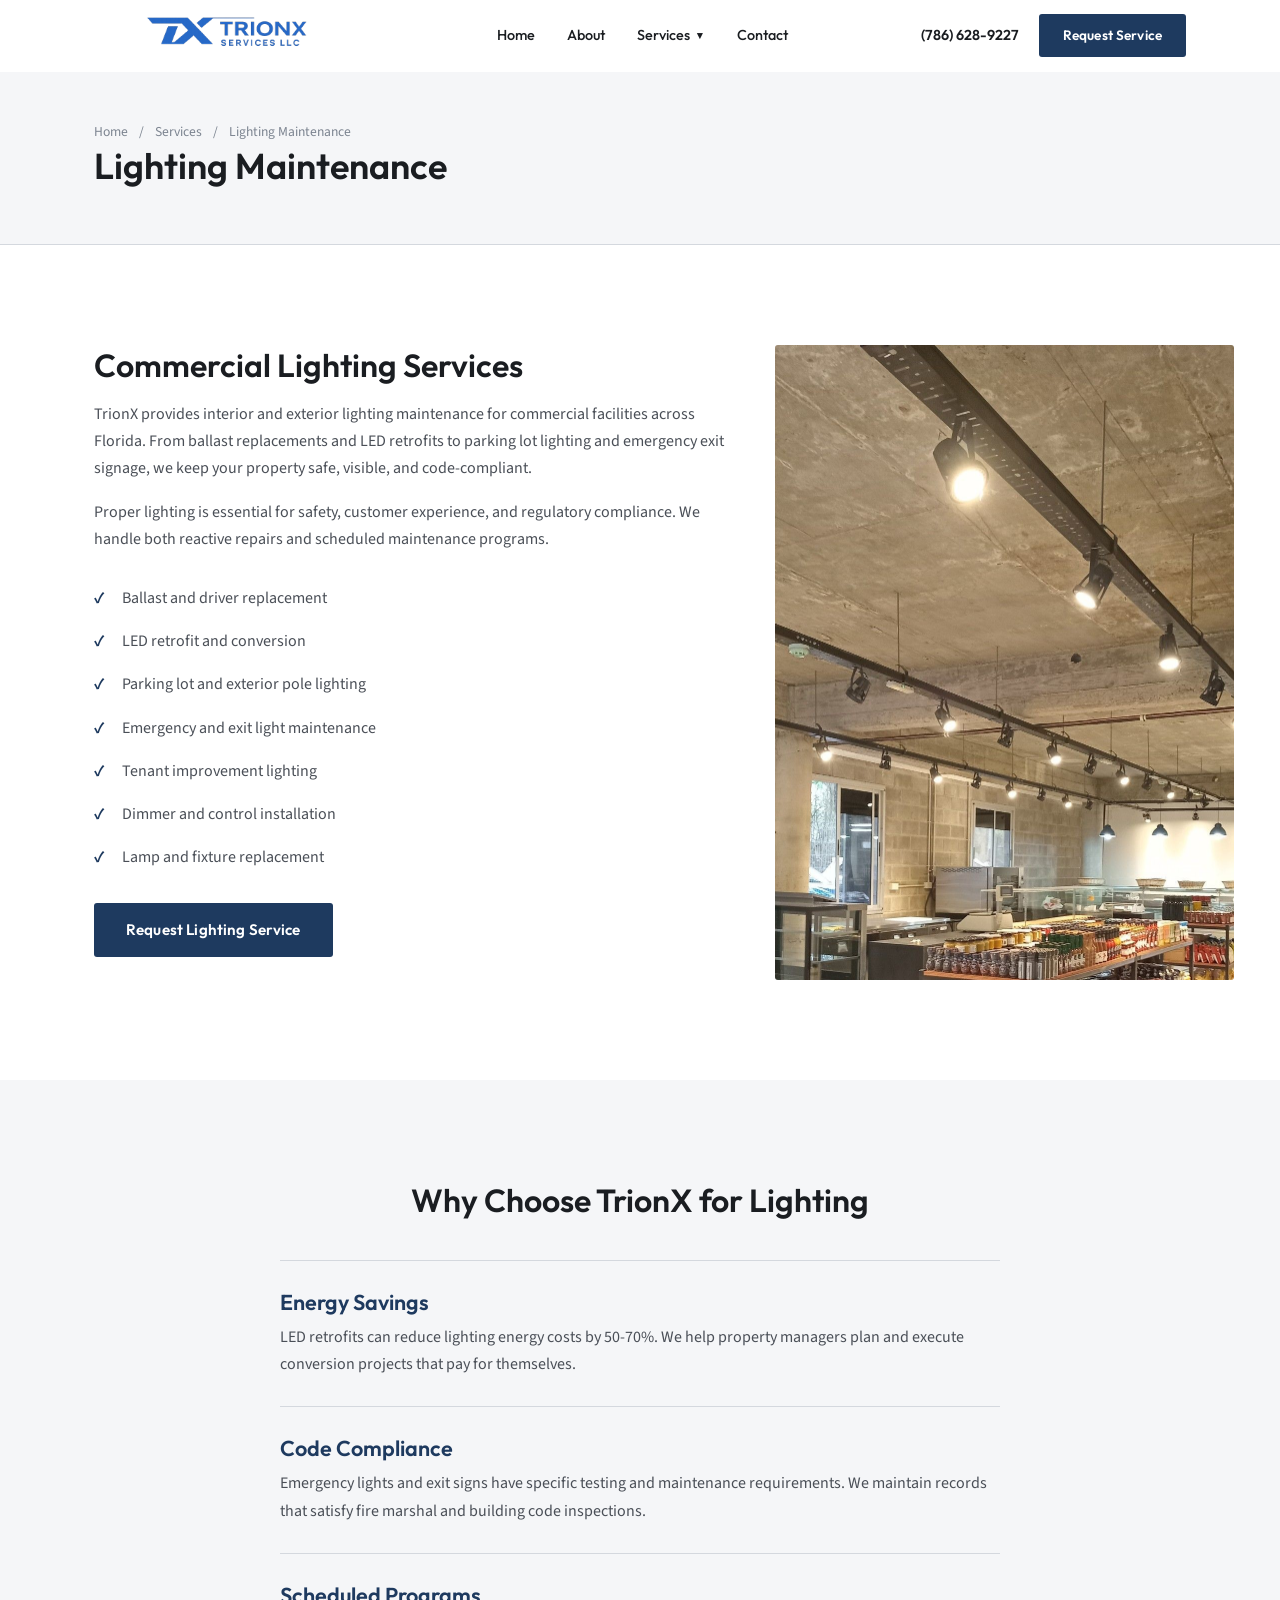
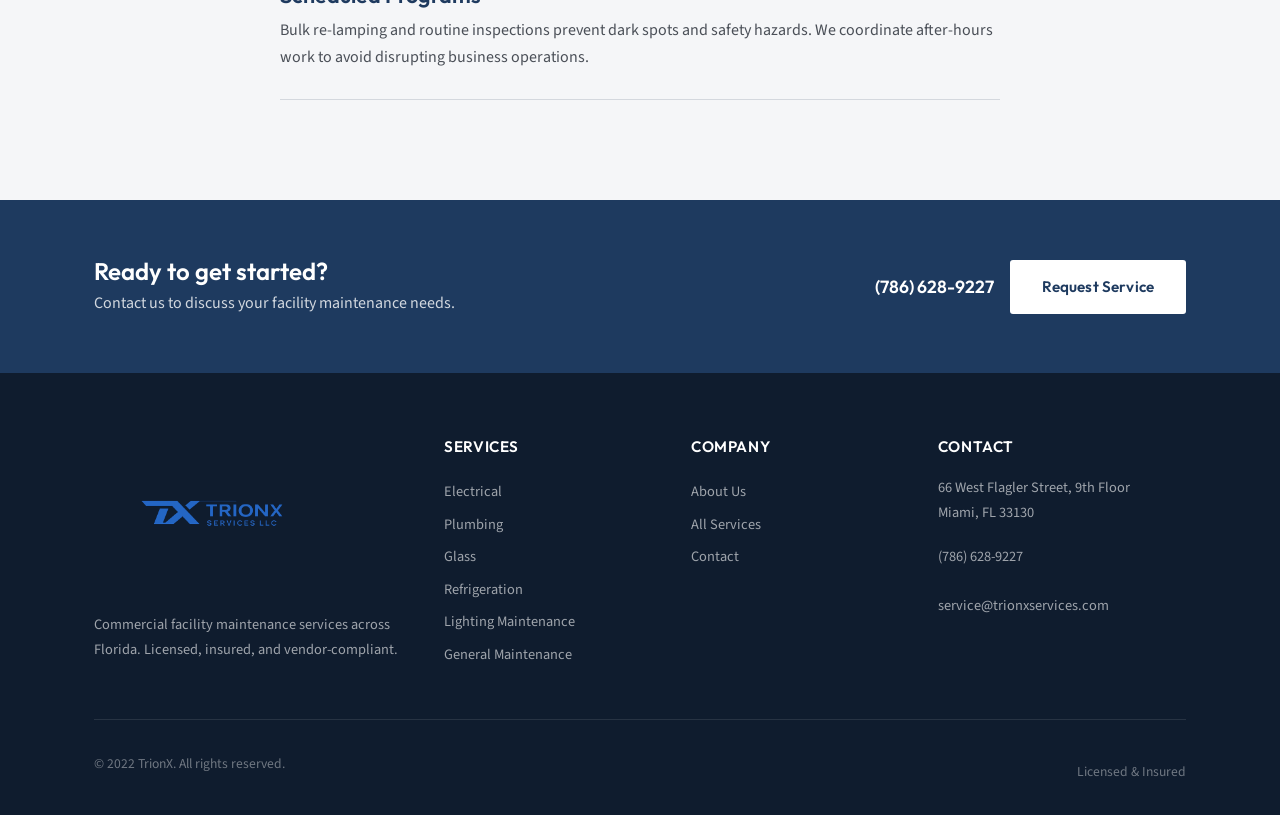
<file: lighting-maintenance.html>
<!DOCTYPE html>
<html lang="en">
<head>
  <meta charset="UTF-8">
  <meta name="viewport" content="width=device-width, initial-scale=1.0">
  <meta name="description" content="Commercial lighting maintenance across Florida — ballast replacement, LED retrofits, parking lot lighting, and emergency exits by TrionX.">
  <title>Lighting Maintenance | TrionX</title>
  <link rel="icon" type="image/x-icon" href="favicon.ico">
  <link rel="icon" type="image/png" sizes="32x32" href="favicon-32.png">
  <link rel="preconnect" href="https://fonts.googleapis.com">
  <link rel="preconnect" href="https://fonts.gstatic.com" crossorigin>
  <link href="https://fonts.googleapis.com/css2?family=Outfit:wght@400;500;600;700&family=Source+Sans+3:wght@400;600&display=swap" rel="stylesheet">
  <link rel="stylesheet" href="css/style.css">
  <link rel="stylesheet" href="css/responsive.css">
</head>
<body>

  <!-- Header -->
  <header class="header" id="header">
    <div class="container">
      <a href="index.html" class="header-logo">
        <img src="img/logo.png" alt="TrionX">
      </a>
      <nav class="header-nav">
        <a href="index.html">Home</a>
        <a href="about.html">About</a>
        <div class="nav-dropdown">
          <button class="nav-dropdown-toggle">Services <span class="chevron">&#9660;</span></button>
          <div class="nav-dropdown-menu">
            <a href="solutions.html">All Services</a>
            <a href="electrical.html">Electrical</a>
            <a href="plumbing.html">Plumbing</a>
            <a href="glass.html">Glass</a>
            <a href="refrigeration.html">Refrigeration</a>
            <a href="lighting-maintenance.html">Lighting Maintenance</a>
            <a href="general-maintenance.html">General Maintenance</a>
          </div>
        </div>
        <a href="contact.html">Contact</a>
      </nav>
      <div class="header-actions">
        <a href="tel:+17866289227" class="header-phone">(786) 628-9227</a>
        <div class="header-cta">
          <a href="contact.html" class="btn btn-primary">Request Service</a>
        </div>
      </div>
      <button class="mobile-toggle" id="mobileToggle" aria-label="Open menu">
        <span></span><span></span><span></span>
      </button>
    </div>
  </header>

  <div class="mobile-nav-overlay" id="mobileOverlay"></div>
  <nav class="mobile-nav" id="mobileNav">
    <button class="mobile-nav-close" id="mobileNavClose" aria-label="Close menu">&times;</button>
    <a href="index.html">Home</a>
    <a href="about.html">About</a>
    <button class="mobile-dropdown-toggle">Services <span>&#9660;</span></button>
    <div class="mobile-dropdown-content">
      <a href="solutions.html">All Services</a>
      <a href="electrical.html">Electrical</a>
      <a href="plumbing.html">Plumbing</a>
      <a href="glass.html">Glass</a>
      <a href="refrigeration.html">Refrigeration</a>
      <a href="lighting-maintenance.html">Lighting Maintenance</a>
      <a href="general-maintenance.html">General Maintenance</a>
    </div>
    <a href="contact.html">Contact</a>
    <a href="tel:+17866289227" style="margin-top: 24px; color: var(--primary); font-weight: 600;">(786) 628-9227</a>
  </nav>

  <section class="page-header">
    <div class="container">
      <div class="breadcrumbs">
        <a href="index.html">Home</a> <span>/</span> <a href="solutions.html">Services</a> <span>/</span> Lighting Maintenance
      </div>
      <h1>Lighting Maintenance</h1>
    </div>
  </section>

  <section class="section-padding">
    <div class="container">
      <div class="service-detail">
        <div class="service-detail-text">
          <h2>Commercial Lighting Services</h2>
          <p>TrionX provides interior and exterior lighting maintenance for commercial facilities across Florida. From ballast replacements and LED retrofits to parking lot lighting and emergency exit signage, we keep your property safe, visible, and code-compliant.</p>
          <p>Proper lighting is essential for safety, customer experience, and regulatory compliance. We handle both reactive repairs and scheduled maintenance programs.</p>
          <ul class="service-checklist">
            <li>Ballast and driver replacement</li>
            <li>LED retrofit and conversion</li>
            <li>Parking lot and exterior pole lighting</li>
            <li>Emergency and exit light maintenance</li>
            <li>Tenant improvement lighting</li>
            <li>Dimmer and control installation</li>
            <li>Lamp and fixture replacement</li>
          </ul>
          <a href="contact.html" class="btn btn-primary">Request Lighting Service</a>
        </div>
        <div class="service-detail-image">
          <img src="Pictures/lighting-maintenance.jpg" alt="Commercial lighting maintenance">
        </div>
      </div>
    </div>
  </section>

  <section class="section-padding bg-light">
    <div class="container">
      <div class="service-why text-center">
        <h2>Why Choose TrionX for Lighting</h2>
      </div>
      <div class="service-why">
        <div class="service-why-item">
          <h3>Energy Savings</h3>
          <p>LED retrofits can reduce lighting energy costs by 50-70%. We help property managers plan and execute conversion projects that pay for themselves.</p>
        </div>
        <div class="service-why-item">
          <h3>Code Compliance</h3>
          <p>Emergency lights and exit signs have specific testing and maintenance requirements. We maintain records that satisfy fire marshal and building code inspections.</p>
        </div>
        <div class="service-why-item">
          <h3>Scheduled Programs</h3>
          <p>Bulk re-lamping and routine inspections prevent dark spots and safety hazards. We coordinate after-hours work to avoid disrupting business operations.</p>
        </div>
      </div>
    </div>
  </section>

  <section class="cta-bar">
    <div class="container">
      <div>
        <h3>Ready to get started?</h3>
        <p>Contact us to discuss your facility maintenance needs.</p>
      </div>
      <div class="cta-bar-actions">
        <a href="tel:+17866289227" class="cta-bar-phone">(786) 628-9227</a>
        <a href="contact.html" class="btn btn-white">Request Service</a>
      </div>
    </div>
  </section>

  <footer class="footer">
    <div class="container">
      <div class="footer-grid">
        <div class="footer-col">
          <div class="footer-logo"><img src="img/logo.png" alt="TrionX"></div>
          <p>Commercial facility maintenance services across Florida. Licensed, insured, and vendor-compliant.</p>
        </div>
        <div class="footer-col">
          <h4>Services</h4>
          <a href="electrical.html">Electrical</a>
          <a href="plumbing.html">Plumbing</a>
          <a href="glass.html">Glass</a>
          <a href="refrigeration.html">Refrigeration</a>
          <a href="lighting-maintenance.html">Lighting Maintenance</a>
          <a href="general-maintenance.html">General Maintenance</a>
        </div>
        <div class="footer-col">
          <h4>Company</h4>
          <a href="about.html">About Us</a>
          <a href="solutions.html">All Services</a>
          <a href="contact.html">Contact</a>
        </div>
        <div class="footer-col">
          <h4>Contact</h4>
          <p>66 West Flagler Street, 9th Floor<br>Miami, FL 33130</p>
          <p><a href="tel:+17866289227">(786) 628-9227</a></p>
          <p><a href="mailto:service@trionxservices.com">service@trionxservices.com</a></p>
        </div>
      </div>
      <div class="footer-bottom">
        <p>&copy; 2022 TrionX. All rights reserved.</p>
        <p>Licensed &amp; Insured</p>
      </div>
    </div>
  </footer>

  <script src="js/main.js"></script>
</body>
</html>
</file>
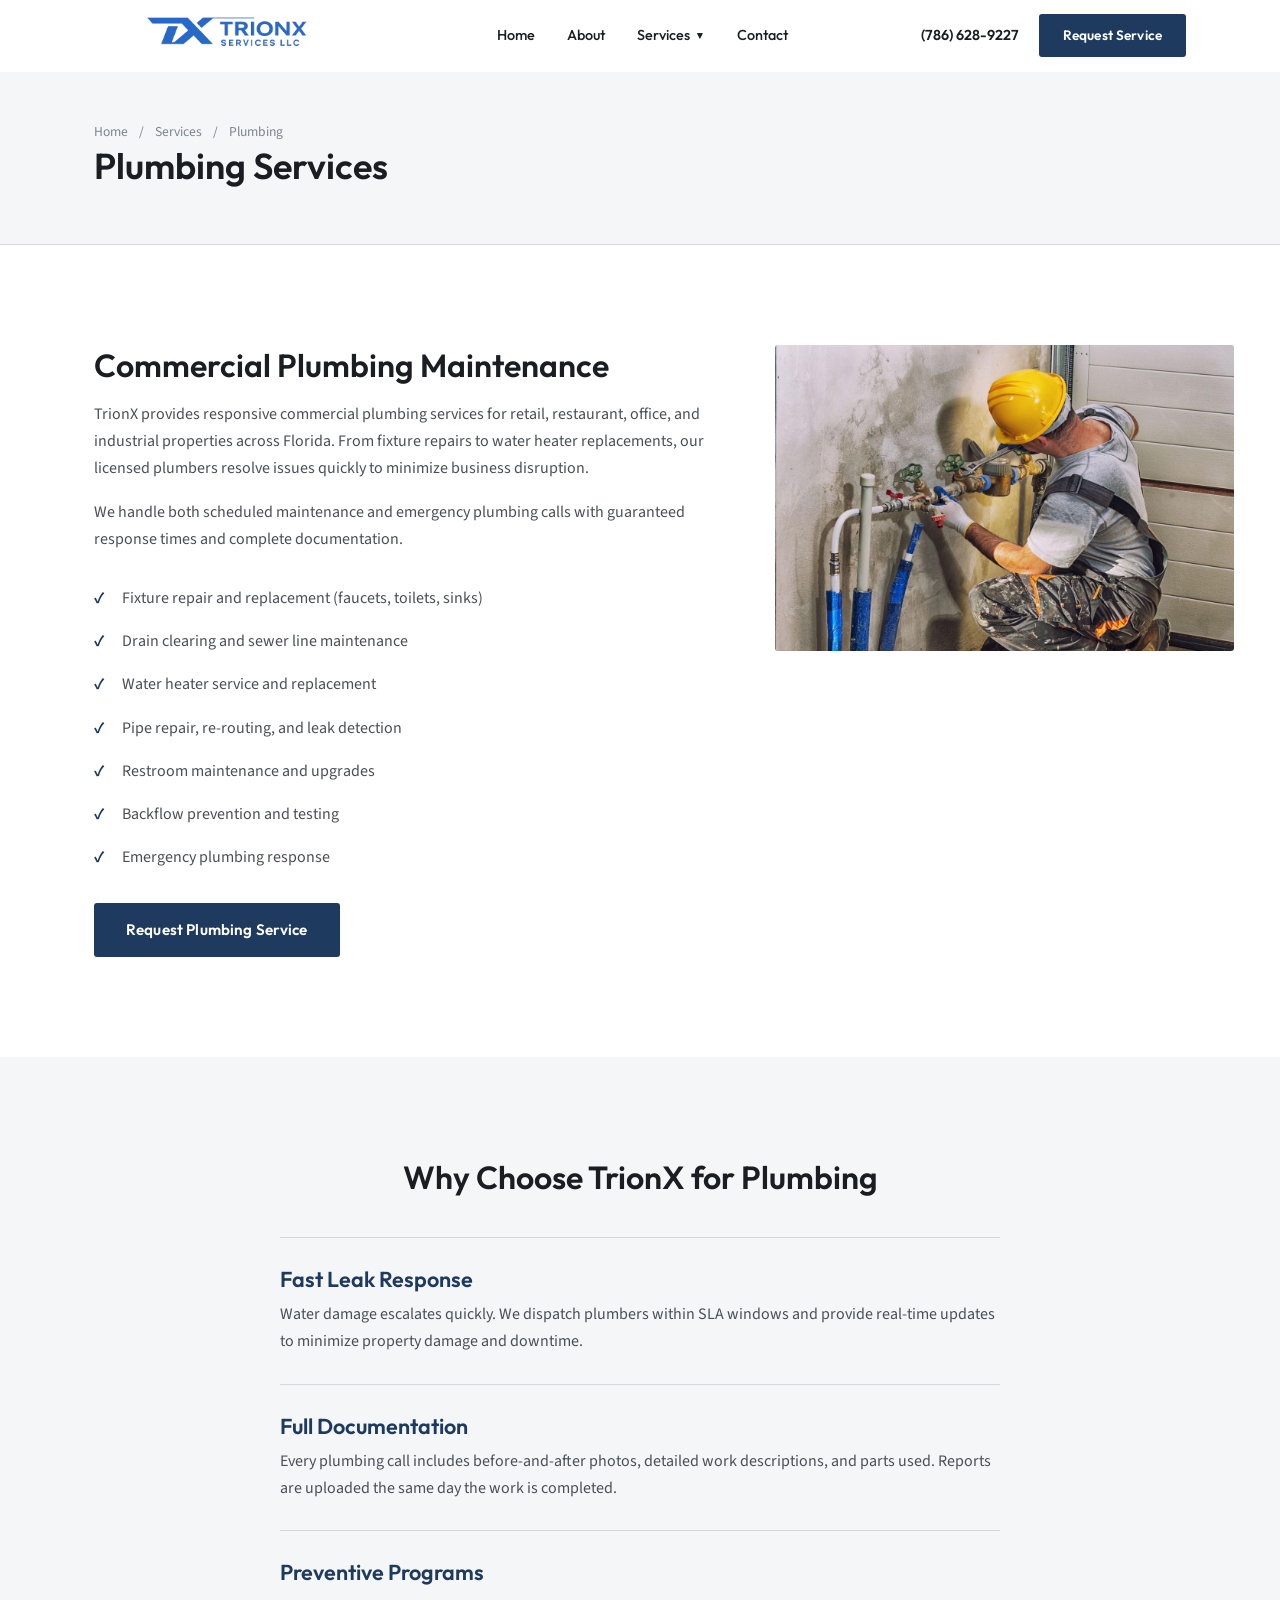
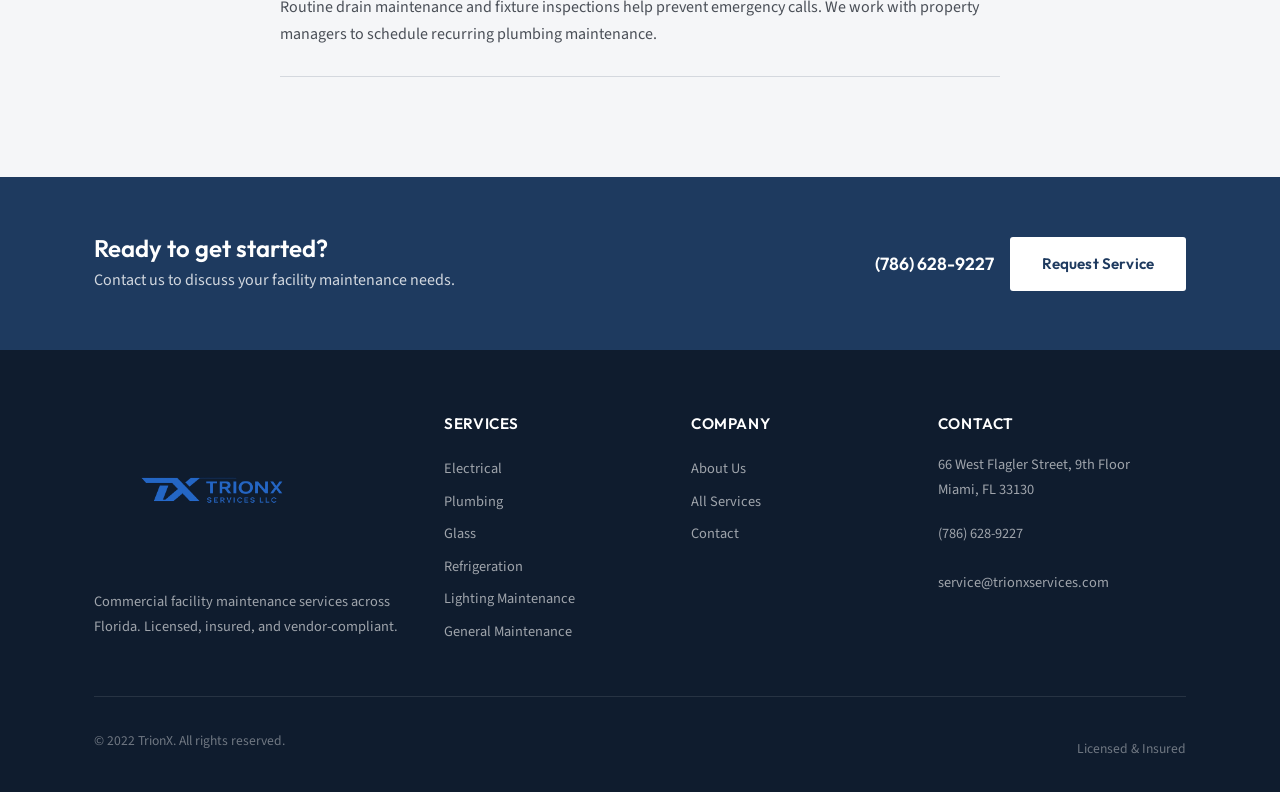
<file: plumbing.html>
<!DOCTYPE html>
<html lang="en">
<head>
  <meta charset="UTF-8">
  <meta name="viewport" content="width=device-width, initial-scale=1.0">
  <meta name="description" content="Commercial plumbing services across Florida — fixtures, drain clearing, water heaters, pipe repair, and restroom maintenance by TrionX.">
  <title>Plumbing Services | TrionX</title>
  <link rel="icon" type="image/x-icon" href="favicon.ico">
  <link rel="icon" type="image/png" sizes="32x32" href="favicon-32.png">
  <link rel="preconnect" href="https://fonts.googleapis.com">
  <link rel="preconnect" href="https://fonts.gstatic.com" crossorigin>
  <link href="https://fonts.googleapis.com/css2?family=Outfit:wght@400;500;600;700&family=Source+Sans+3:wght@400;600&display=swap" rel="stylesheet">
  <link rel="stylesheet" href="css/style.css">
  <link rel="stylesheet" href="css/responsive.css">
</head>
<body>

  <!-- Header -->
  <header class="header" id="header">
    <div class="container">
      <a href="index.html" class="header-logo">
        <img src="img/logo.png" alt="TrionX">
      </a>
      <nav class="header-nav">
        <a href="index.html">Home</a>
        <a href="about.html">About</a>
        <div class="nav-dropdown">
          <button class="nav-dropdown-toggle">Services <span class="chevron">&#9660;</span></button>
          <div class="nav-dropdown-menu">
            <a href="solutions.html">All Services</a>
            <a href="electrical.html">Electrical</a>
            <a href="plumbing.html">Plumbing</a>
            <a href="glass.html">Glass</a>
            <a href="refrigeration.html">Refrigeration</a>
            <a href="lighting-maintenance.html">Lighting Maintenance</a>
            <a href="general-maintenance.html">General Maintenance</a>
          </div>
        </div>
        <a href="contact.html">Contact</a>
      </nav>
      <div class="header-actions">
        <a href="tel:+17866289227" class="header-phone">(786) 628-9227</a>
        <div class="header-cta">
          <a href="contact.html" class="btn btn-primary">Request Service</a>
        </div>
      </div>
      <button class="mobile-toggle" id="mobileToggle" aria-label="Open menu">
        <span></span><span></span><span></span>
      </button>
    </div>
  </header>

  <div class="mobile-nav-overlay" id="mobileOverlay"></div>
  <nav class="mobile-nav" id="mobileNav">
    <button class="mobile-nav-close" id="mobileNavClose" aria-label="Close menu">&times;</button>
    <a href="index.html">Home</a>
    <a href="about.html">About</a>
    <button class="mobile-dropdown-toggle">Services <span>&#9660;</span></button>
    <div class="mobile-dropdown-content">
      <a href="solutions.html">All Services</a>
      <a href="electrical.html">Electrical</a>
      <a href="plumbing.html">Plumbing</a>
      <a href="glass.html">Glass</a>
      <a href="refrigeration.html">Refrigeration</a>
      <a href="lighting-maintenance.html">Lighting Maintenance</a>
      <a href="general-maintenance.html">General Maintenance</a>
    </div>
    <a href="contact.html">Contact</a>
    <a href="tel:+17866289227" style="margin-top: 24px; color: var(--primary); font-weight: 600;">(786) 628-9227</a>
  </nav>

  <section class="page-header">
    <div class="container">
      <div class="breadcrumbs">
        <a href="index.html">Home</a> <span>/</span> <a href="solutions.html">Services</a> <span>/</span> Plumbing
      </div>
      <h1>Plumbing Services</h1>
    </div>
  </section>

  <section class="section-padding">
    <div class="container">
      <div class="service-detail">
        <div class="service-detail-text">
          <h2>Commercial Plumbing Maintenance</h2>
          <p>TrionX provides responsive commercial plumbing services for retail, restaurant, office, and industrial properties across Florida. From fixture repairs to water heater replacements, our licensed plumbers resolve issues quickly to minimize business disruption.</p>
          <p>We handle both scheduled maintenance and emergency plumbing calls with guaranteed response times and complete documentation.</p>
          <ul class="service-checklist">
            <li>Fixture repair and replacement (faucets, toilets, sinks)</li>
            <li>Drain clearing and sewer line maintenance</li>
            <li>Water heater service and replacement</li>
            <li>Pipe repair, re-routing, and leak detection</li>
            <li>Restroom maintenance and upgrades</li>
            <li>Backflow prevention and testing</li>
            <li>Emergency plumbing response</li>
          </ul>
          <a href="contact.html" class="btn btn-primary">Request Plumbing Service</a>
        </div>
        <div class="service-detail-image">
          <img src="Pictures/plumbing.jpg" alt="Commercial plumbing work">
        </div>
      </div>
    </div>
  </section>

  <section class="section-padding bg-light">
    <div class="container">
      <div class="service-why text-center">
        <h2>Why Choose TrionX for Plumbing</h2>
      </div>
      <div class="service-why">
        <div class="service-why-item">
          <h3>Fast Leak Response</h3>
          <p>Water damage escalates quickly. We dispatch plumbers within SLA windows and provide real-time updates to minimize property damage and downtime.</p>
        </div>
        <div class="service-why-item">
          <h3>Full Documentation</h3>
          <p>Every plumbing call includes before-and-after photos, detailed work descriptions, and parts used. Reports are uploaded the same day the work is completed.</p>
        </div>
        <div class="service-why-item">
          <h3>Preventive Programs</h3>
          <p>Routine drain maintenance and fixture inspections help prevent emergency calls. We work with property managers to schedule recurring plumbing maintenance.</p>
        </div>
      </div>
    </div>
  </section>

  <section class="cta-bar">
    <div class="container">
      <div>
        <h3>Ready to get started?</h3>
        <p>Contact us to discuss your facility maintenance needs.</p>
      </div>
      <div class="cta-bar-actions">
        <a href="tel:+17866289227" class="cta-bar-phone">(786) 628-9227</a>
        <a href="contact.html" class="btn btn-white">Request Service</a>
      </div>
    </div>
  </section>

  <footer class="footer">
    <div class="container">
      <div class="footer-grid">
        <div class="footer-col">
          <div class="footer-logo"><img src="img/logo.png" alt="TrionX"></div>
          <p>Commercial facility maintenance services across Florida. Licensed, insured, and vendor-compliant.</p>
        </div>
        <div class="footer-col">
          <h4>Services</h4>
          <a href="electrical.html">Electrical</a>
          <a href="plumbing.html">Plumbing</a>
          <a href="glass.html">Glass</a>
          <a href="refrigeration.html">Refrigeration</a>
          <a href="lighting-maintenance.html">Lighting Maintenance</a>
          <a href="general-maintenance.html">General Maintenance</a>
        </div>
        <div class="footer-col">
          <h4>Company</h4>
          <a href="about.html">About Us</a>
          <a href="solutions.html">All Services</a>
          <a href="contact.html">Contact</a>
        </div>
        <div class="footer-col">
          <h4>Contact</h4>
          <p>66 West Flagler Street, 9th Floor<br>Miami, FL 33130</p>
          <p><a href="tel:+17866289227">(786) 628-9227</a></p>
          <p><a href="mailto:service@trionxservices.com">service@trionxservices.com</a></p>
        </div>
      </div>
      <div class="footer-bottom">
        <p>&copy; 2022 TrionX. All rights reserved.</p>
        <p>Licensed &amp; Insured</p>
      </div>
    </div>
  </footer>

  <script src="js/main.js"></script>
</body>
</html>
</file>
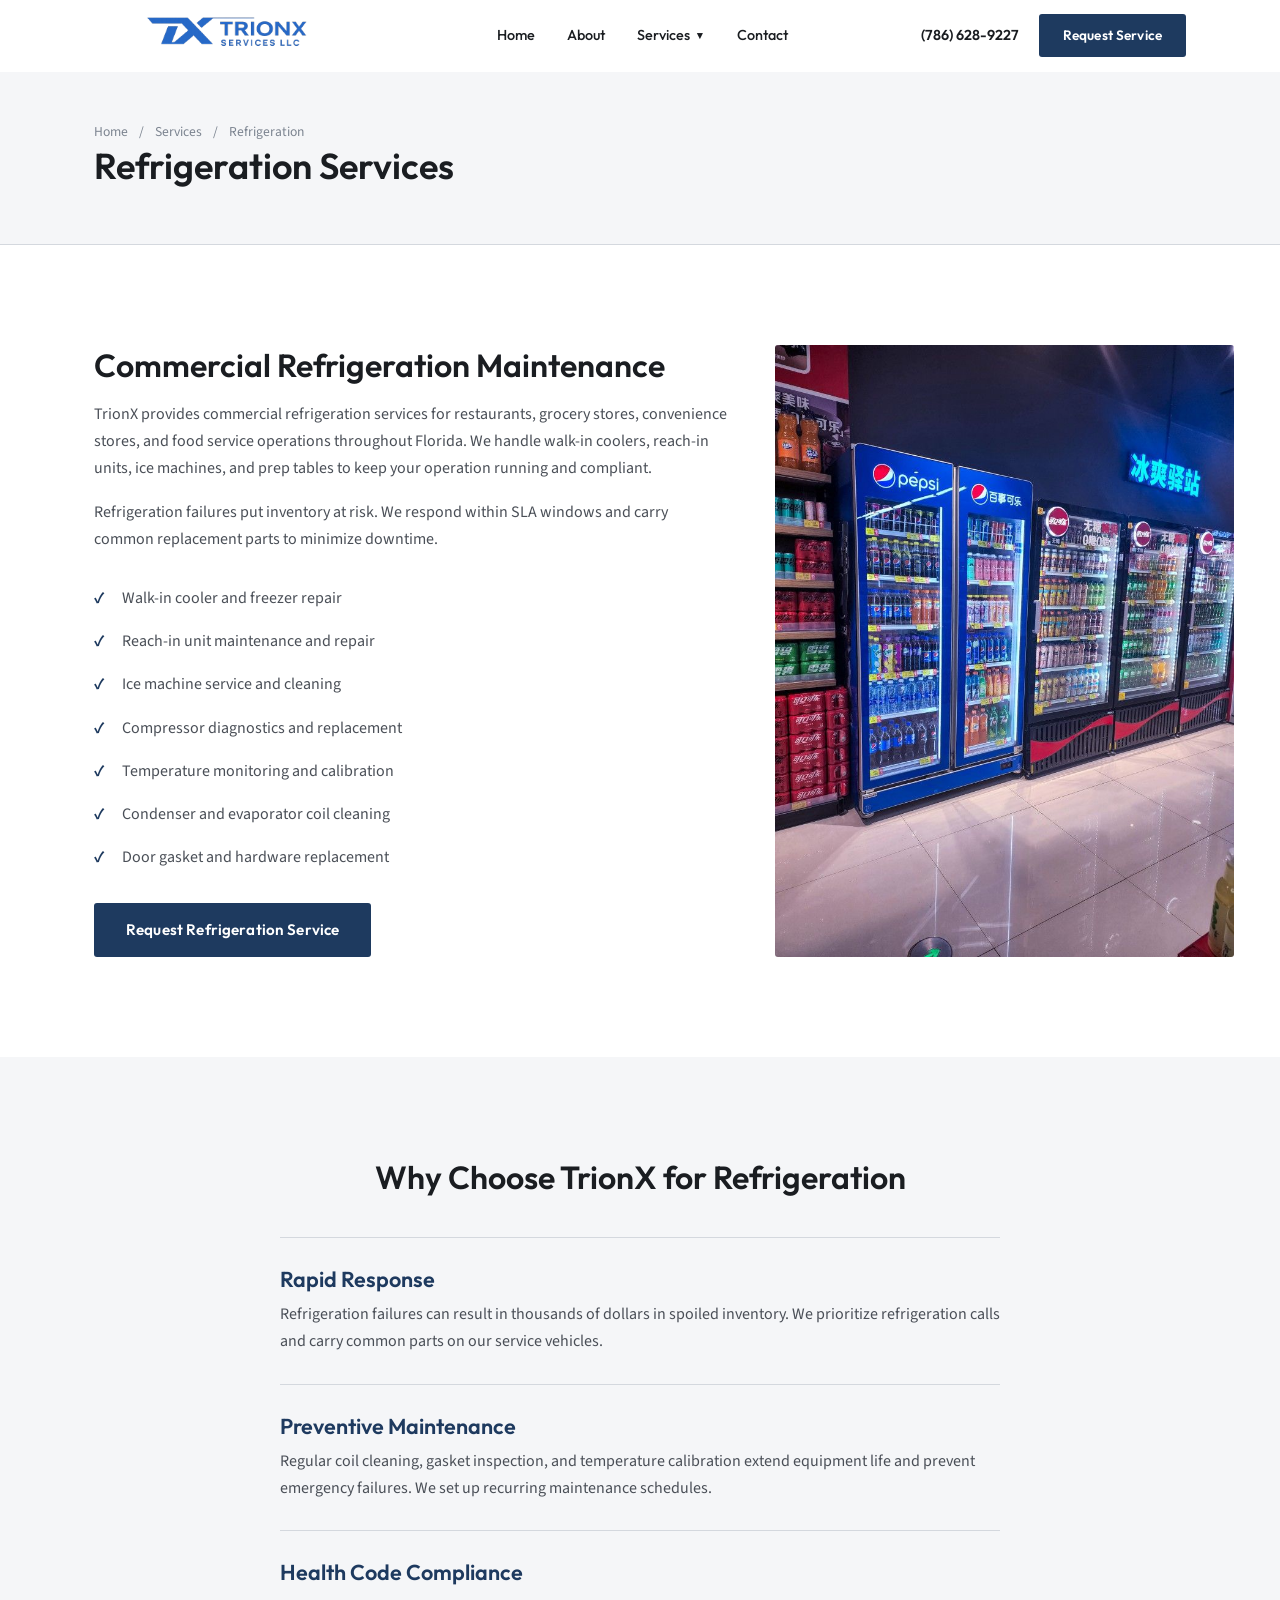
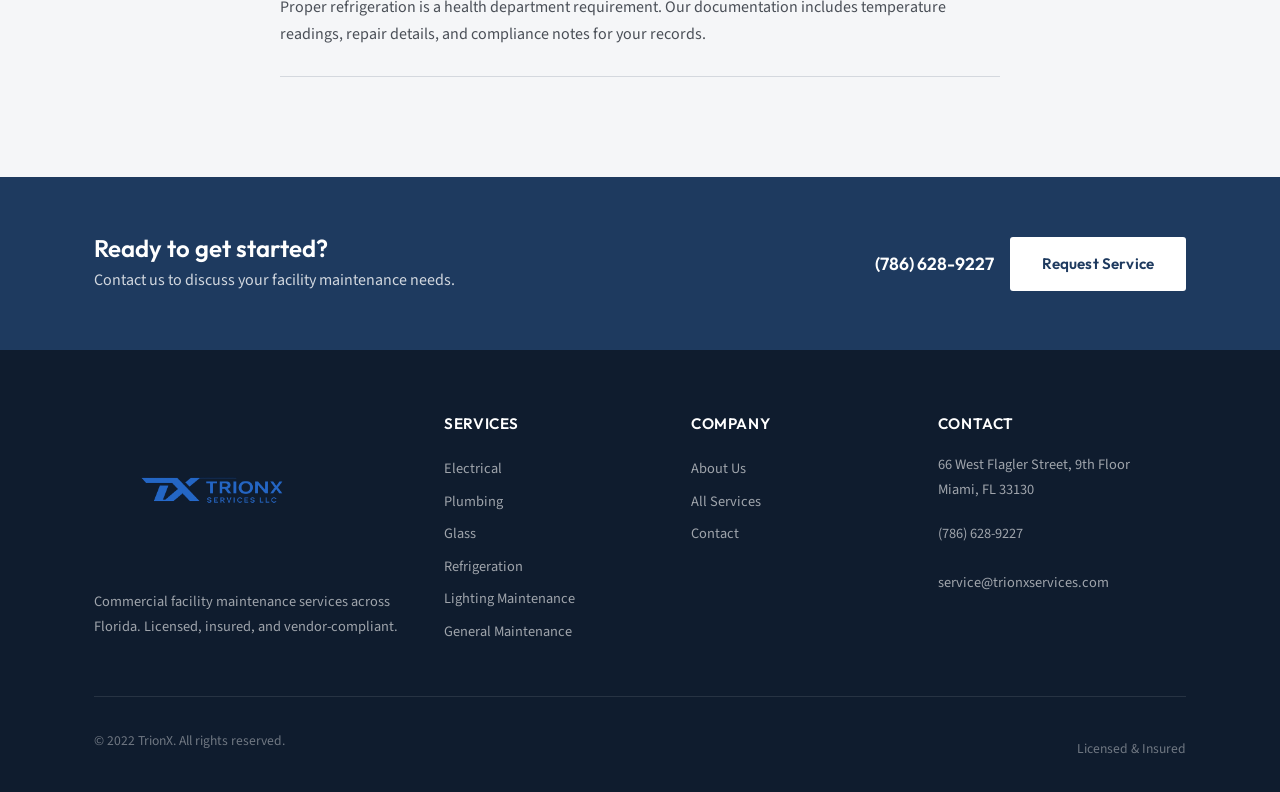
<file: refrigeration.html>
<!DOCTYPE html>
<html lang="en">
<head>
  <meta charset="UTF-8">
  <meta name="viewport" content="width=device-width, initial-scale=1.0">
  <meta name="description" content="Commercial refrigeration services across Florida — walk-in coolers, reach-in units, ice machines, and temperature monitoring by TrionX.">
  <title>Refrigeration Services | TrionX</title>
  <link rel="icon" type="image/x-icon" href="favicon.ico">
  <link rel="icon" type="image/png" sizes="32x32" href="favicon-32.png">
  <link rel="preconnect" href="https://fonts.googleapis.com">
  <link rel="preconnect" href="https://fonts.gstatic.com" crossorigin>
  <link href="https://fonts.googleapis.com/css2?family=Outfit:wght@400;500;600;700&family=Source+Sans+3:wght@400;600&display=swap" rel="stylesheet">
  <link rel="stylesheet" href="css/style.css">
  <link rel="stylesheet" href="css/responsive.css">
</head>
<body>

  <!-- Header -->
  <header class="header" id="header">
    <div class="container">
      <a href="index.html" class="header-logo">
        <img src="img/logo.png" alt="TrionX">
      </a>
      <nav class="header-nav">
        <a href="index.html">Home</a>
        <a href="about.html">About</a>
        <div class="nav-dropdown">
          <button class="nav-dropdown-toggle">Services <span class="chevron">&#9660;</span></button>
          <div class="nav-dropdown-menu">
            <a href="solutions.html">All Services</a>
            <a href="electrical.html">Electrical</a>
            <a href="plumbing.html">Plumbing</a>
            <a href="glass.html">Glass</a>
            <a href="refrigeration.html">Refrigeration</a>
            <a href="lighting-maintenance.html">Lighting Maintenance</a>
            <a href="general-maintenance.html">General Maintenance</a>
          </div>
        </div>
        <a href="contact.html">Contact</a>
      </nav>
      <div class="header-actions">
        <a href="tel:+17866289227" class="header-phone">(786) 628-9227</a>
        <div class="header-cta">
          <a href="contact.html" class="btn btn-primary">Request Service</a>
        </div>
      </div>
      <button class="mobile-toggle" id="mobileToggle" aria-label="Open menu">
        <span></span><span></span><span></span>
      </button>
    </div>
  </header>

  <div class="mobile-nav-overlay" id="mobileOverlay"></div>
  <nav class="mobile-nav" id="mobileNav">
    <button class="mobile-nav-close" id="mobileNavClose" aria-label="Close menu">&times;</button>
    <a href="index.html">Home</a>
    <a href="about.html">About</a>
    <button class="mobile-dropdown-toggle">Services <span>&#9660;</span></button>
    <div class="mobile-dropdown-content">
      <a href="solutions.html">All Services</a>
      <a href="electrical.html">Electrical</a>
      <a href="plumbing.html">Plumbing</a>
      <a href="glass.html">Glass</a>
      <a href="refrigeration.html">Refrigeration</a>
      <a href="lighting-maintenance.html">Lighting Maintenance</a>
      <a href="general-maintenance.html">General Maintenance</a>
    </div>
    <a href="contact.html">Contact</a>
    <a href="tel:+17866289227" style="margin-top: 24px; color: var(--primary); font-weight: 600;">(786) 628-9227</a>
  </nav>

  <section class="page-header">
    <div class="container">
      <div class="breadcrumbs">
        <a href="index.html">Home</a> <span>/</span> <a href="solutions.html">Services</a> <span>/</span> Refrigeration
      </div>
      <h1>Refrigeration Services</h1>
    </div>
  </section>

  <section class="section-padding">
    <div class="container">
      <div class="service-detail">
        <div class="service-detail-text">
          <h2>Commercial Refrigeration Maintenance</h2>
          <p>TrionX provides commercial refrigeration services for restaurants, grocery stores, convenience stores, and food service operations throughout Florida. We handle walk-in coolers, reach-in units, ice machines, and prep tables to keep your operation running and compliant.</p>
          <p>Refrigeration failures put inventory at risk. We respond within SLA windows and carry common replacement parts to minimize downtime.</p>
          <ul class="service-checklist">
            <li>Walk-in cooler and freezer repair</li>
            <li>Reach-in unit maintenance and repair</li>
            <li>Ice machine service and cleaning</li>
            <li>Compressor diagnostics and replacement</li>
            <li>Temperature monitoring and calibration</li>
            <li>Condenser and evaporator coil cleaning</li>
            <li>Door gasket and hardware replacement</li>
          </ul>
          <a href="contact.html" class="btn btn-primary">Request Refrigeration Service</a>
        </div>
        <div class="service-detail-image">
          <img src="Pictures/refrigerator.jpg" alt="Commercial refrigeration unit">
        </div>
      </div>
    </div>
  </section>

  <section class="section-padding bg-light">
    <div class="container">
      <div class="service-why text-center">
        <h2>Why Choose TrionX for Refrigeration</h2>
      </div>
      <div class="service-why">
        <div class="service-why-item">
          <h3>Rapid Response</h3>
          <p>Refrigeration failures can result in thousands of dollars in spoiled inventory. We prioritize refrigeration calls and carry common parts on our service vehicles.</p>
        </div>
        <div class="service-why-item">
          <h3>Preventive Maintenance</h3>
          <p>Regular coil cleaning, gasket inspection, and temperature calibration extend equipment life and prevent emergency failures. We set up recurring maintenance schedules.</p>
        </div>
        <div class="service-why-item">
          <h3>Health Code Compliance</h3>
          <p>Proper refrigeration is a health department requirement. Our documentation includes temperature readings, repair details, and compliance notes for your records.</p>
        </div>
      </div>
    </div>
  </section>

  <section class="cta-bar">
    <div class="container">
      <div>
        <h3>Ready to get started?</h3>
        <p>Contact us to discuss your facility maintenance needs.</p>
      </div>
      <div class="cta-bar-actions">
        <a href="tel:+17866289227" class="cta-bar-phone">(786) 628-9227</a>
        <a href="contact.html" class="btn btn-white">Request Service</a>
      </div>
    </div>
  </section>

  <footer class="footer">
    <div class="container">
      <div class="footer-grid">
        <div class="footer-col">
          <div class="footer-logo"><img src="img/logo.png" alt="TrionX"></div>
          <p>Commercial facility maintenance services across Florida. Licensed, insured, and vendor-compliant.</p>
        </div>
        <div class="footer-col">
          <h4>Services</h4>
          <a href="electrical.html">Electrical</a>
          <a href="plumbing.html">Plumbing</a>
          <a href="glass.html">Glass</a>
          <a href="refrigeration.html">Refrigeration</a>
          <a href="lighting-maintenance.html">Lighting Maintenance</a>
          <a href="general-maintenance.html">General Maintenance</a>
        </div>
        <div class="footer-col">
          <h4>Company</h4>
          <a href="about.html">About Us</a>
          <a href="solutions.html">All Services</a>
          <a href="contact.html">Contact</a>
        </div>
        <div class="footer-col">
          <h4>Contact</h4>
          <p>66 West Flagler Street, 9th Floor<br>Miami, FL 33130</p>
          <p><a href="tel:+17866289227">(786) 628-9227</a></p>
          <p><a href="mailto:service@trionxservices.com">service@trionxservices.com</a></p>
        </div>
      </div>
      <div class="footer-bottom">
        <p>&copy; 2022 TrionX. All rights reserved.</p>
        <p>Licensed &amp; Insured</p>
      </div>
    </div>
  </footer>

  <script src="js/main.js"></script>
</body>
</html>
</file>
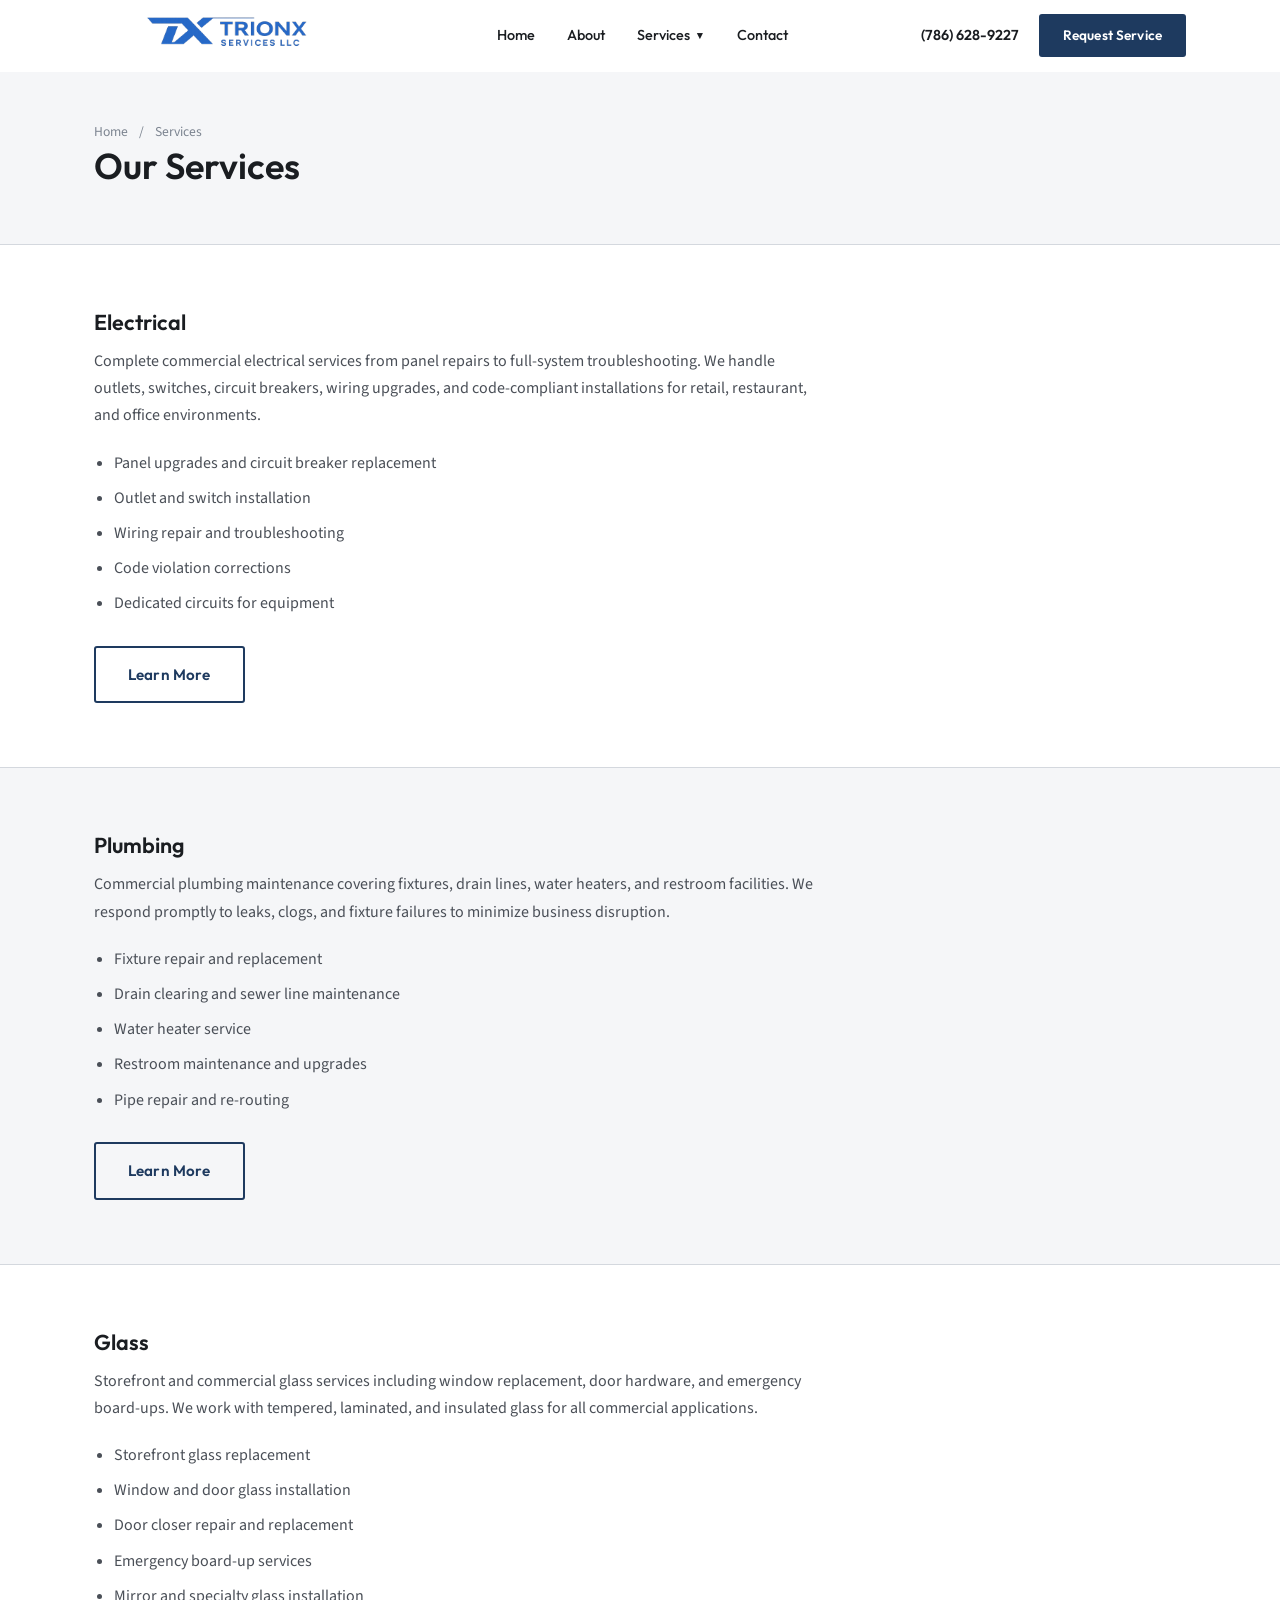
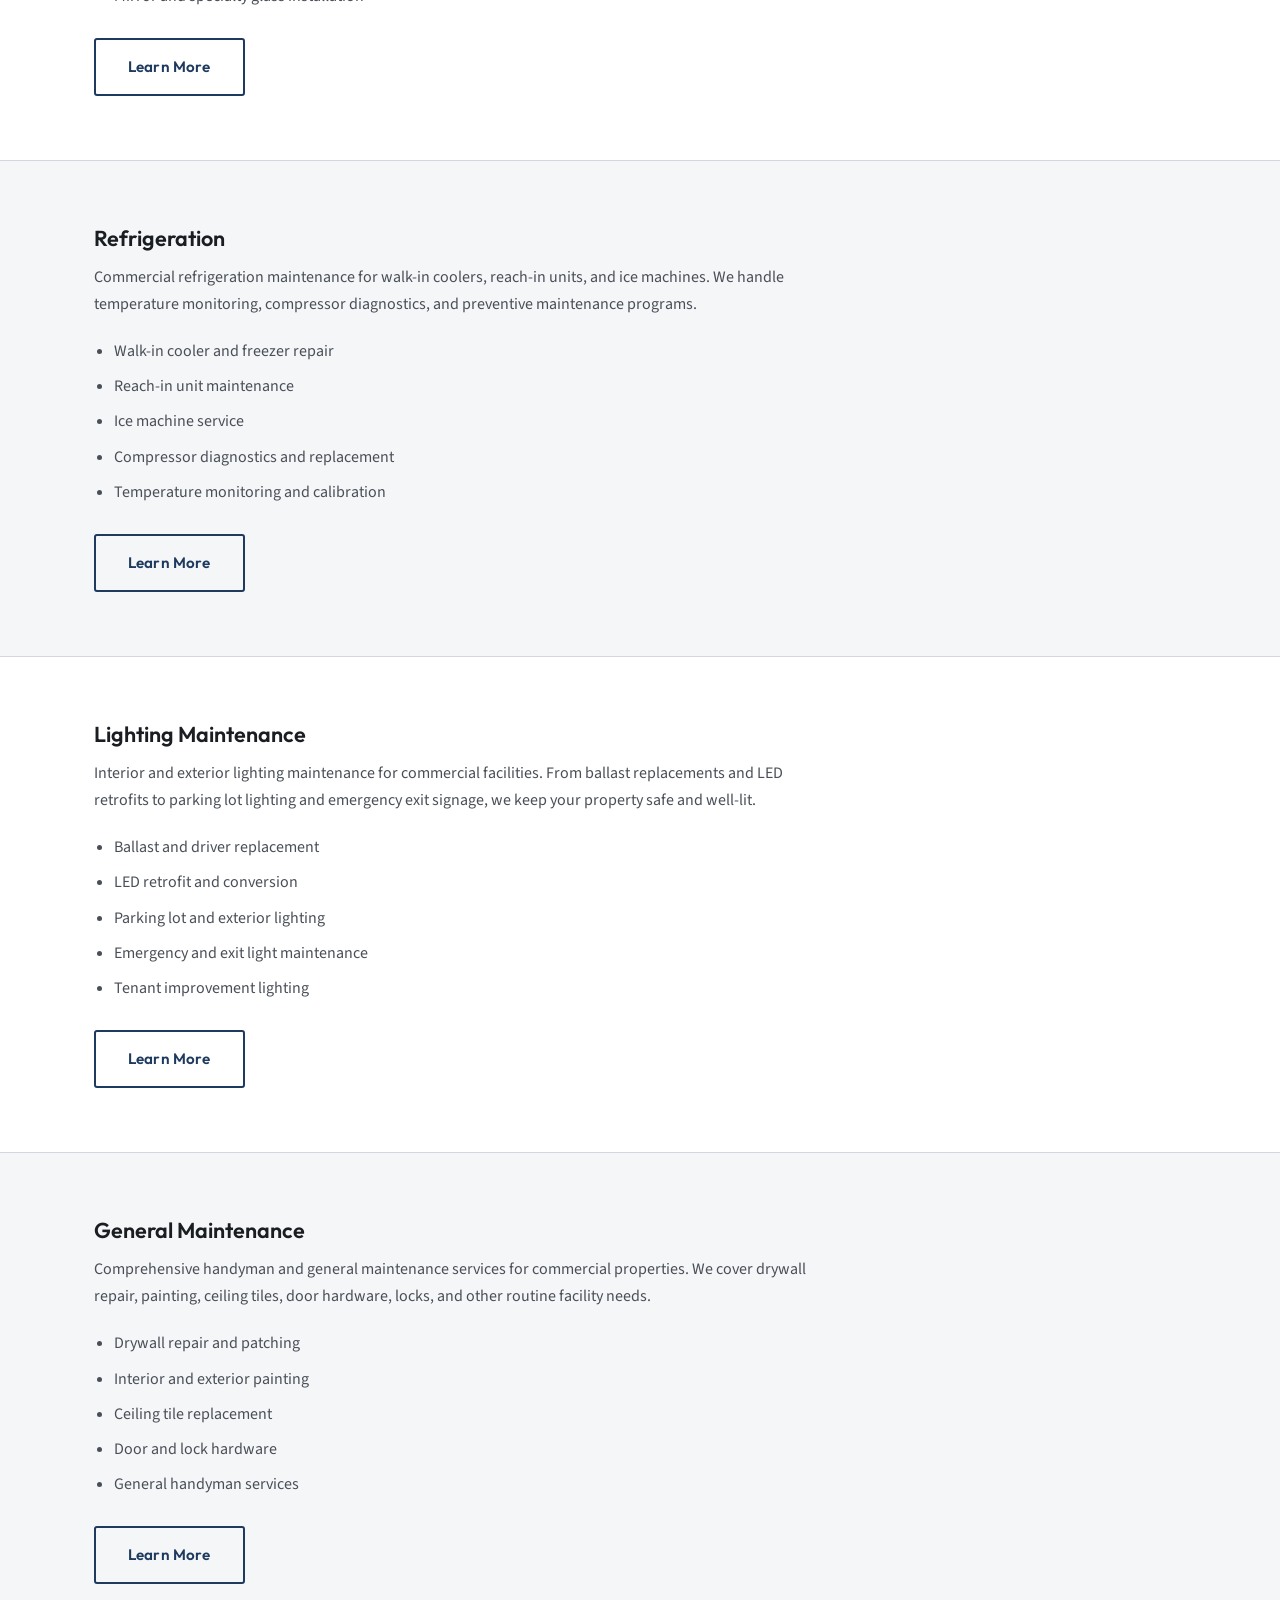
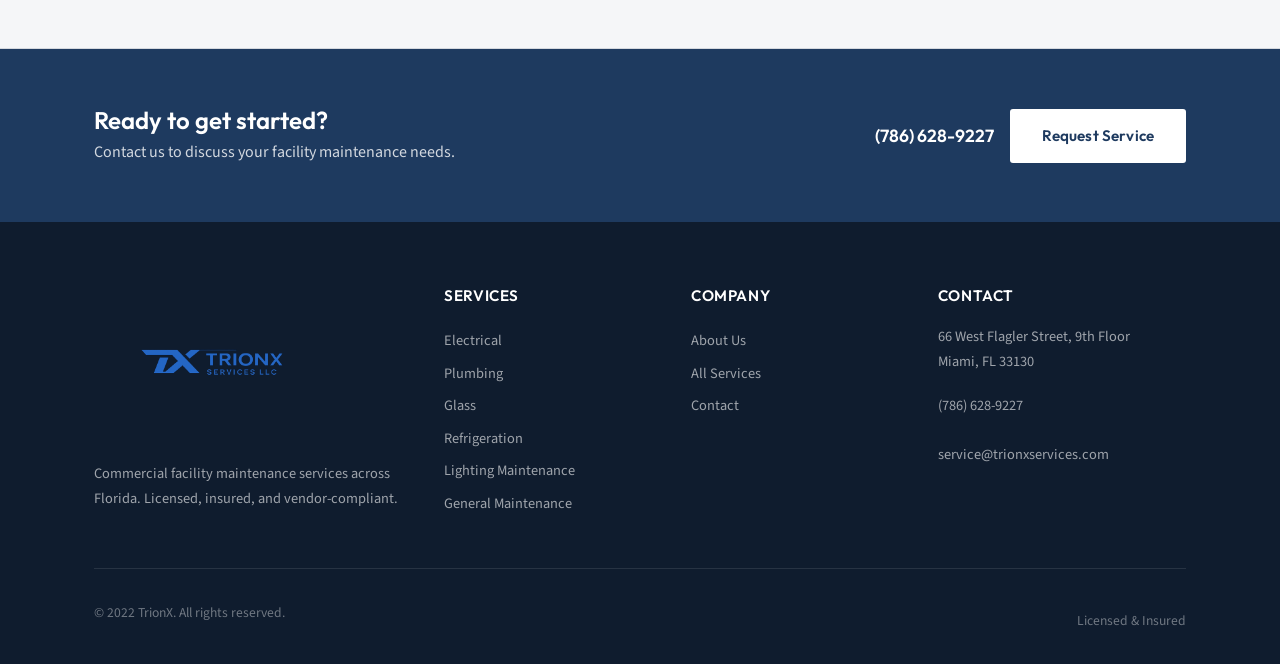
<file: solutions.html>
<!DOCTYPE html>
<html lang="en">
<head>
  <meta charset="UTF-8">
  <meta name="viewport" content="width=device-width, initial-scale=1.0">
  <meta name="description" content="TrionX commercial facility maintenance services — electrical, plumbing, glass, refrigeration, lighting maintenance, and general maintenance for Florida properties.">
  <title>Services | TrionX</title>
  <link rel="icon" type="image/x-icon" href="favicon.ico">
  <link rel="icon" type="image/png" sizes="32x32" href="favicon-32.png">
  <link rel="preconnect" href="https://fonts.googleapis.com">
  <link rel="preconnect" href="https://fonts.gstatic.com" crossorigin>
  <link href="https://fonts.googleapis.com/css2?family=Outfit:wght@400;500;600;700&family=Source+Sans+3:wght@400;600&display=swap" rel="stylesheet">
  <link rel="stylesheet" href="css/style.css">
  <link rel="stylesheet" href="css/responsive.css">
</head>
<body>

  <!-- Header -->
  <header class="header" id="header">
    <div class="container">
      <a href="index.html" class="header-logo">
        <img src="img/logo.png" alt="TrionX">
      </a>
      <nav class="header-nav">
        <a href="index.html">Home</a>
        <a href="about.html">About</a>
        <div class="nav-dropdown">
          <button class="nav-dropdown-toggle">Services <span class="chevron">&#9660;</span></button>
          <div class="nav-dropdown-menu">
            <a href="solutions.html">All Services</a>
            <a href="electrical.html">Electrical</a>
            <a href="plumbing.html">Plumbing</a>
            <a href="glass.html">Glass</a>
            <a href="refrigeration.html">Refrigeration</a>
            <a href="lighting-maintenance.html">Lighting Maintenance</a>
            <a href="general-maintenance.html">General Maintenance</a>
          </div>
        </div>
        <a href="contact.html">Contact</a>
      </nav>
      <div class="header-actions">
        <a href="tel:+17866289227" class="header-phone">(786) 628-9227</a>
        <div class="header-cta">
          <a href="contact.html" class="btn btn-primary">Request Service</a>
        </div>
      </div>
      <button class="mobile-toggle" id="mobileToggle" aria-label="Open menu">
        <span></span><span></span><span></span>
      </button>
    </div>
  </header>

  <!-- Mobile Nav -->
  <div class="mobile-nav-overlay" id="mobileOverlay"></div>
  <nav class="mobile-nav" id="mobileNav">
    <button class="mobile-nav-close" id="mobileNavClose" aria-label="Close menu">&times;</button>
    <a href="index.html">Home</a>
    <a href="about.html">About</a>
    <button class="mobile-dropdown-toggle">Services <span>&#9660;</span></button>
    <div class="mobile-dropdown-content">
      <a href="solutions.html">All Services</a>
      <a href="electrical.html">Electrical</a>
      <a href="plumbing.html">Plumbing</a>
      <a href="glass.html">Glass</a>
      <a href="refrigeration.html">Refrigeration</a>
      <a href="lighting-maintenance.html">Lighting Maintenance</a>
      <a href="general-maintenance.html">General Maintenance</a>
    </div>
    <a href="contact.html">Contact</a>
    <a href="tel:+17866289227" style="margin-top: 24px; color: var(--primary); font-weight: 600;">(786) 628-9227</a>
  </nav>

  <!-- Page Header -->
  <section class="page-header">
    <div class="container">
      <div class="breadcrumbs">
        <a href="index.html">Home</a> <span>/</span> Services
      </div>
      <h1>Our Services</h1>
    </div>
  </section>

  <!-- Electrical -->
  <section class="solution-band">
    <div class="container">
      <h3>Electrical</h3>
      <p>Complete commercial electrical services from panel repairs to full-system troubleshooting. We handle outlets, switches, circuit breakers, wiring upgrades, and code-compliant installations for retail, restaurant, and office environments.</p>
      <ul>
        <li>Panel upgrades and circuit breaker replacement</li>
        <li>Outlet and switch installation</li>
        <li>Wiring repair and troubleshooting</li>
        <li>Code violation corrections</li>
        <li>Dedicated circuits for equipment</li>
      </ul>
      <a href="electrical.html" class="btn btn-outline">Learn More</a>
    </div>
  </section>

  <!-- Plumbing -->
  <section class="solution-band bg-light">
    <div class="container">
      <h3>Plumbing</h3>
      <p>Commercial plumbing maintenance covering fixtures, drain lines, water heaters, and restroom facilities. We respond promptly to leaks, clogs, and fixture failures to minimize business disruption.</p>
      <ul>
        <li>Fixture repair and replacement</li>
        <li>Drain clearing and sewer line maintenance</li>
        <li>Water heater service</li>
        <li>Restroom maintenance and upgrades</li>
        <li>Pipe repair and re-routing</li>
      </ul>
      <a href="plumbing.html" class="btn btn-outline">Learn More</a>
    </div>
  </section>

  <!-- Glass -->
  <section class="solution-band">
    <div class="container">
      <h3>Glass</h3>
      <p>Storefront and commercial glass services including window replacement, door hardware, and emergency board-ups. We work with tempered, laminated, and insulated glass for all commercial applications.</p>
      <ul>
        <li>Storefront glass replacement</li>
        <li>Window and door glass installation</li>
        <li>Door closer repair and replacement</li>
        <li>Emergency board-up services</li>
        <li>Mirror and specialty glass installation</li>
      </ul>
      <a href="glass.html" class="btn btn-outline">Learn More</a>
    </div>
  </section>

  <!-- Refrigeration -->
  <section class="solution-band bg-light">
    <div class="container">
      <h3>Refrigeration</h3>
      <p>Commercial refrigeration maintenance for walk-in coolers, reach-in units, and ice machines. We handle temperature monitoring, compressor diagnostics, and preventive maintenance programs.</p>
      <ul>
        <li>Walk-in cooler and freezer repair</li>
        <li>Reach-in unit maintenance</li>
        <li>Ice machine service</li>
        <li>Compressor diagnostics and replacement</li>
        <li>Temperature monitoring and calibration</li>
      </ul>
      <a href="refrigeration.html" class="btn btn-outline">Learn More</a>
    </div>
  </section>

  <!-- Lighting Maintenance -->
  <section class="solution-band">
    <div class="container">
      <h3>Lighting Maintenance</h3>
      <p>Interior and exterior lighting maintenance for commercial facilities. From ballast replacements and LED retrofits to parking lot lighting and emergency exit signage, we keep your property safe and well-lit.</p>
      <ul>
        <li>Ballast and driver replacement</li>
        <li>LED retrofit and conversion</li>
        <li>Parking lot and exterior lighting</li>
        <li>Emergency and exit light maintenance</li>
        <li>Tenant improvement lighting</li>
      </ul>
      <a href="lighting-maintenance.html" class="btn btn-outline">Learn More</a>
    </div>
  </section>

  <!-- General Maintenance -->
  <section class="solution-band bg-light">
    <div class="container">
      <h3>General Maintenance</h3>
      <p>Comprehensive handyman and general maintenance services for commercial properties. We cover drywall repair, painting, ceiling tiles, door hardware, locks, and other routine facility needs.</p>
      <ul>
        <li>Drywall repair and patching</li>
        <li>Interior and exterior painting</li>
        <li>Ceiling tile replacement</li>
        <li>Door and lock hardware</li>
        <li>General handyman services</li>
      </ul>
      <a href="general-maintenance.html" class="btn btn-outline">Learn More</a>
    </div>
  </section>

  <!-- CTA Bar -->
  <section class="cta-bar">
    <div class="container">
      <div>
        <h3>Ready to get started?</h3>
        <p>Contact us to discuss your facility maintenance needs.</p>
      </div>
      <div class="cta-bar-actions">
        <a href="tel:+17866289227" class="cta-bar-phone">(786) 628-9227</a>
        <a href="contact.html" class="btn btn-white">Request Service</a>
      </div>
    </div>
  </section>

  <!-- Footer -->
  <footer class="footer">
    <div class="container">
      <div class="footer-grid">
        <div class="footer-col">
          <div class="footer-logo">
            <img src="img/logo.png" alt="TrionX">
          </div>
          <p>Commercial facility maintenance services across Florida. Licensed, insured, and vendor-compliant.</p>
        </div>
        <div class="footer-col">
          <h4>Services</h4>
          <a href="electrical.html">Electrical</a>
          <a href="plumbing.html">Plumbing</a>
          <a href="glass.html">Glass</a>
          <a href="refrigeration.html">Refrigeration</a>
          <a href="lighting-maintenance.html">Lighting Maintenance</a>
          <a href="general-maintenance.html">General Maintenance</a>
        </div>
        <div class="footer-col">
          <h4>Company</h4>
          <a href="about.html">About Us</a>
          <a href="solutions.html">All Services</a>
          <a href="contact.html">Contact</a>
        </div>
        <div class="footer-col">
          <h4>Contact</h4>
          <p>66 West Flagler Street, 9th Floor<br>Miami, FL 33130</p>
          <p><a href="tel:+17866289227">(786) 628-9227</a></p>
          <p><a href="mailto:service@trionxservices.com">service@trionxservices.com</a></p>
        </div>
      </div>
      <div class="footer-bottom">
        <p>&copy; 2022 TrionX. All rights reserved.</p>
        <p>Licensed &amp; Insured</p>
      </div>
    </div>
  </footer>

  <script src="js/main.js"></script>
</body>
</html>
</file>
<file: css/style.css>
/* =============================================
   TRIONX — Main Stylesheet (Redesign)
   ============================================= */

/* ---- Design Tokens ---- */
:root {
  --primary: #1E3A5F;
  --primary-dark: #152C4A;
  --primary-light: #EBF0F7;
  --dark: #0F1C2E;
  --dark-mid: #1A2B3D;
  --white: #FFFFFF;
  --off-white: #F5F6F8;
  --border: #D4D8DE;
  --text-dark: #1A1D21;
  --text-body: #4A4F57;
  --text-light: #7C8490;
  --accent: #C7935A;
  --font-heading: 'Outfit', sans-serif;
  --font-body: 'Source Sans 3', sans-serif;
  --radius: 3px;
  --transition: color 0.2s ease, background-color 0.2s ease, border-color 0.2s ease;
}

/* ---- Reset & Base ---- */
*, *::before, *::after {
  margin: 0;
  padding: 0;
  box-sizing: border-box;
}

html {
  scroll-behavior: smooth;
  font-size: 16px;
}

body {
  font-family: var(--font-body);
  color: var(--text-body);
  line-height: 1.7;
  background: var(--white);
  overflow-x: hidden;
  -webkit-font-smoothing: antialiased;
}

img {
  max-width: 100%;
  height: auto;
  display: block;
}

a {
  text-decoration: none;
  color: inherit;
  transition: var(--transition);
}

ul { list-style: none; }

h1, h2, h3, h4, h5, h6 {
  font-family: var(--font-heading);
  color: var(--text-dark);
  font-weight: 600;
  line-height: 1.25;
}

h1 { font-size: 2.75rem; }
h2 { font-size: 2rem; }
h3 { font-size: 1.35rem; }
h4 { font-size: 1.1rem; }

p + p { margin-top: 1rem; }

/* ---- Layout ---- */
.container {
  width: 100%;
  max-width: 1140px;
  margin: 0 auto;
  padding: 0 24px;
}

.section-padding {
  padding: 100px 0;
}

.bg-light {
  background: var(--off-white);
}

.bg-dark {
  background: var(--dark);
  color: var(--white);
}

.bg-dark h2,
.bg-dark h3,
.bg-dark h4 {
  color: var(--white);
}

.bg-dark p,
.bg-dark li {
  color: rgba(255, 255, 255, 0.75);
}

.bg-primary {
  background: var(--primary);
  color: var(--white);
}

.text-center { text-align: center; }
.text-narrow {
  max-width: 680px;
  margin-left: auto;
  margin-right: auto;
}

/* ---- Buttons ---- */
.btn {
  display: inline-block;
  font-family: var(--font-heading);
  font-weight: 600;
  font-size: 0.95rem;
  padding: 14px 32px;
  border-radius: var(--radius);
  border: none;
  cursor: pointer;
  transition: var(--transition);
  letter-spacing: 0.01em;
}

.btn-primary {
  background: var(--primary);
  color: var(--white);
}
.btn-primary:hover {
  background: var(--primary-dark);
}

.btn-white {
  background: var(--white);
  color: var(--primary);
}
.btn-white:hover {
  background: var(--off-white);
}

.btn-outline {
  background: transparent;
  color: var(--primary);
  border: 2px solid var(--primary);
}
.btn-outline:hover {
  background: var(--primary);
  color: var(--white);
}

.btn-accent {
  background: var(--accent);
  color: var(--white);
}
.btn-accent:hover {
  background: #b8843e;
}

/* =============================================
   HEADER
   ============================================= */
.header {
  position: fixed;
  top: 0;
  left: 0;
  width: 100%;
  height: 72px;
  background: var(--white);
  z-index: 1000;
  display: flex;
  align-items: center;
  border-bottom: 1px solid transparent;
  transition: border-color 0.3s ease;
}

.header.scrolled {
  border-bottom-color: var(--border);
}

.header .container {
  display: flex;
  align-items: center;
  justify-content: space-between;
  width: 100%;
}

.header-logo img {
  height: 180px;
  width: auto;
  max-height: none;
  margin: -40px 0;
}

.header-nav {
  display: flex;
  align-items: center;
  gap: 32px;
}

.header-nav > a,
.nav-dropdown > .nav-dropdown-toggle {
  font-family: var(--font-heading);
  font-size: 0.9rem;
  font-weight: 500;
  color: var(--text-dark);
  padding: 8px 0;
  background: none;
  border: none;
  cursor: pointer;
  transition: var(--transition);
}

.header-nav > a:hover,
.nav-dropdown > .nav-dropdown-toggle:hover {
  color: var(--primary);
}

.nav-dropdown {
  position: relative;
}

.nav-dropdown-toggle {
  display: flex;
  align-items: center;
  gap: 5px;
}

.nav-dropdown-toggle .chevron {
  font-size: 0.65rem;
  transition: transform 0.2s ease;
}

.nav-dropdown:hover .chevron {
  transform: rotate(180deg);
}

.nav-dropdown-menu {
  position: absolute;
  top: 100%;
  left: -16px;
  background: var(--white);
  border: 1px solid var(--border);
  border-radius: var(--radius);
  min-width: 220px;
  padding: 8px 0;
  opacity: 0;
  visibility: hidden;
  transform: translateY(8px);
  transition: opacity 0.2s ease, transform 0.2s ease, visibility 0.2s ease;
}

.nav-dropdown:hover .nav-dropdown-menu {
  opacity: 1;
  visibility: visible;
  transform: translateY(0);
}

.nav-dropdown-menu a {
  display: block;
  padding: 10px 20px;
  font-size: 0.9rem;
  color: var(--text-body);
}

.nav-dropdown-menu a:hover {
  background: var(--off-white);
  color: var(--primary);
}

.header-actions {
  display: flex;
  align-items: center;
  gap: 20px;
}

.header-phone {
  font-family: var(--font-heading);
  font-size: 0.9rem;
  font-weight: 600;
  color: var(--text-dark);
}

.header-phone:hover {
  color: var(--primary);
}

.header-cta .btn {
  padding: 10px 24px;
  font-size: 0.85rem;
}

/* Mobile menu toggle */
.mobile-toggle {
  display: none;
  background: none;
  border: none;
  cursor: pointer;
  padding: 8px;
}

.mobile-toggle span {
  display: block;
  width: 24px;
  height: 2px;
  background: var(--text-dark);
  margin: 5px 0;
  transition: 0.3s;
}

/* Mobile nav panel */
.mobile-nav {
  display: none;
  position: fixed;
  top: 0;
  right: -100%;
  width: 300px;
  height: 100vh;
  background: var(--white);
  z-index: 1001;
  padding: 80px 24px 32px;
  transition: right 0.3s ease;
  overflow-y: auto;
  border-left: 1px solid var(--border);
}

.mobile-nav.open {
  right: 0;
}

.mobile-nav-overlay {
  display: none;
  position: fixed;
  top: 0;
  left: 0;
  width: 100%;
  height: 100%;
  background: rgba(0, 0, 0, 0.4);
  z-index: 1000;
}

.mobile-nav-overlay.active {
  display: block;
}

.mobile-nav-close {
  position: absolute;
  top: 20px;
  right: 20px;
  background: none;
  border: none;
  font-size: 1.5rem;
  cursor: pointer;
  color: var(--text-dark);
}

.mobile-nav a {
  display: block;
  font-family: var(--font-heading);
  font-size: 1rem;
  font-weight: 500;
  color: var(--text-dark);
  padding: 12px 0;
  border-bottom: 1px solid var(--border);
}

.mobile-nav a:hover {
  color: var(--primary);
}

.mobile-dropdown-toggle {
  display: flex;
  justify-content: space-between;
  align-items: center;
  width: 100%;
  background: none;
  border: none;
  border-bottom: 1px solid var(--border);
  font-family: var(--font-heading);
  font-size: 1rem;
  font-weight: 500;
  color: var(--text-dark);
  padding: 12px 0;
  cursor: pointer;
}

.mobile-dropdown-content {
  display: none;
  padding-left: 16px;
}

.mobile-dropdown-content.open {
  display: block;
}

.mobile-dropdown-content a {
  font-size: 0.9rem;
  color: var(--text-body);
  border-bottom: 1px solid var(--off-white);
}

/* Body offset for fixed header */
body {
  padding-top: 72px;
}

/* =============================================
   HERO
   ============================================= */
.hero {
  position: relative;
  min-height: 520px;
  display: flex;
  align-items: center;
  background-size: cover;
  background-position: center;
  background-color: var(--dark);
}

.hero::before {
  content: '';
  position: absolute;
  inset: 0;
  background: linear-gradient(to right, rgba(15, 28, 46, 0.88) 0%, rgba(15, 28, 46, 0.5) 60%, rgba(15, 28, 46, 0.3) 100%);
}

.hero .container {
  position: relative;
  z-index: 1;
}

.hero-content {
  max-width: 560px;
}

.hero-content h1 {
  color: var(--white);
  font-size: 2.75rem;
  font-weight: 700;
  margin-bottom: 20px;
  line-height: 1.15;
}

.hero-content p {
  color: rgba(255, 255, 255, 0.8);
  font-size: 1.1rem;
  line-height: 1.7;
  margin-bottom: 32px;
}

.hero-content .btn {
  font-size: 1rem;
  padding: 16px 36px;
}

/* =============================================
   CREDIBILITY STRIP
   ============================================= */
.credibility-strip {
  background: var(--off-white);
  padding: 28px 0;
  border-bottom: 1px solid var(--border);
}

.credibility-strip .container {
  display: flex;
  justify-content: center;
  align-items: center;
  gap: 0;
}

.credibility-item {
  font-family: var(--font-heading);
  font-size: 0.85rem;
  font-weight: 600;
  color: var(--text-dark);
  letter-spacing: 0.03em;
  text-transform: uppercase;
  padding: 0 32px;
}

.credibility-item + .credibility-item {
  border-left: 1px solid var(--border);
}

/* =============================================
   ABOUT PREVIEW (Home)
   ============================================= */
.about-preview {
  display: grid;
  grid-template-columns: 1fr 1fr;
  gap: 60px;
  align-items: center;
}

.about-preview-text h2 {
  margin-bottom: 20px;
}

.about-preview-text p {
  margin-bottom: 16px;
  color: var(--text-body);
}

.about-preview-text .btn {
  margin-top: 12px;
}

.about-preview-image img {
  width: 100%;
  border-radius: var(--radius);
}

/* =============================================
   SERVICES LIST (Home)
   ============================================= */
.services-list-section h2 {
  margin-bottom: 48px;
}

.services-list {
  max-width: 800px;
  margin: 0 auto;
}

.service-list-item {
  display: flex;
  justify-content: space-between;
  align-items: center;
  padding: 24px 0;
  border-bottom: 1px solid var(--border);
}

.service-list-item:first-child {
  border-top: 1px solid var(--border);
}

.service-list-item h3 {
  font-size: 1.15rem;
  font-weight: 600;
}

.service-list-item h3 a {
  color: var(--text-dark);
}

.service-list-item h3 a:hover {
  color: var(--primary);
}

.service-list-item p {
  font-size: 0.9rem;
  color: var(--text-light);
  margin-top: 4px;
}

.service-list-item .service-arrow {
  font-size: 1.1rem;
  color: var(--text-light);
  transition: var(--transition);
}

.service-list-item:hover .service-arrow {
  color: var(--primary);
}

/* =============================================
   WHY SECTION
   ============================================= */
.why-section h2 {
  margin-bottom: 48px;
}

.why-items {
  max-width: 720px;
  margin: 0 auto;
}

.why-item {
  padding: 32px 0;
  border-bottom: 1px solid var(--border);
}

.why-item:first-child {
  border-top: 1px solid var(--border);
}

.why-item h3 {
  margin-bottom: 10px;
  color: var(--primary);
}

.why-item p {
  color: var(--text-body);
  line-height: 1.7;
}

/* =============================================
   COVERAGE SECTION
   ============================================= */
.coverage-section h2 {
  color: var(--white);
  margin-bottom: 16px;
}

.coverage-section p {
  color: rgba(255, 255, 255, 0.75);
  max-width: 600px;
}

.coverage-section.text-center p {
  margin-left: auto;
  margin-right: auto;
}

/* =============================================
   CTA BAR
   ============================================= */
.cta-bar {
  background: var(--primary);
  padding: 56px 0;
}

.cta-bar .container {
  display: flex;
  align-items: center;
  justify-content: space-between;
}

.cta-bar h3 {
  color: var(--white);
  font-size: 1.5rem;
}

.cta-bar p {
  color: rgba(255, 255, 255, 0.8);
  margin-top: 4px;
}

.cta-bar-actions {
  display: flex;
  align-items: center;
  gap: 16px;
}

.cta-bar-phone {
  font-family: var(--font-heading);
  font-size: 1.1rem;
  font-weight: 600;
  color: var(--white);
}

.cta-bar-phone:hover {
  color: rgba(255, 255, 255, 0.8);
}

/* =============================================
   FOOTER
   ============================================= */
.footer {
  background: var(--dark);
  padding: 64px 0 32px;
}

.footer-grid {
  display: grid;
  grid-template-columns: 1.5fr 1fr 1fr 1.2fr;
  gap: 40px;
  margin-bottom: 48px;
}

.footer-col h4 {
  color: var(--white);
  font-size: 0.95rem;
  font-weight: 600;
  margin-bottom: 20px;
  text-transform: uppercase;
  letter-spacing: 0.04em;
}

.footer-col p {
  color: rgba(255, 255, 255, 0.6);
  font-size: 0.9rem;
  line-height: 1.7;
  margin-bottom: 8px;
}

.footer-col a {
  display: block;
  color: rgba(255, 255, 255, 0.6);
  font-size: 0.9rem;
  padding: 4px 0;
  transition: var(--transition);
}

.footer-col a:hover {
  color: var(--white);
}

.footer-bottom {
  border-top: 1px solid rgba(255, 255, 255, 0.1);
  padding-top: 24px;
  display: flex;
  justify-content: space-between;
  align-items: center;
}

.footer-bottom p {
  color: rgba(255, 255, 255, 0.4);
  font-size: 0.85rem;
}

.footer-logo img {
  height: 160px;
  margin-bottom: 16px;
}

/* =============================================
   PAGE HEADER (Inner pages)
   ============================================= */
.page-header {
  background: var(--off-white);
  padding: 48px 0;
  border-bottom: 1px solid var(--border);
}

.page-header h1 {
  font-size: 2.25rem;
  margin-bottom: 8px;
}

.breadcrumbs {
  font-size: 0.85rem;
  color: var(--text-light);
}

.breadcrumbs a {
  color: var(--text-light);
}

.breadcrumbs a:hover {
  color: var(--primary);
}

.breadcrumbs span {
  margin: 0 8px;
}

/* =============================================
   ABOUT PAGE
   ============================================= */
.about-overview {
  max-width: 720px;
  margin: 0 auto;
}

.about-overview h2 {
  margin-bottom: 20px;
}

.about-overview p {
  margin-bottom: 16px;
}

.differentiators-grid {
  display: grid;
  grid-template-columns: 1fr 1fr;
  gap: 40px 60px;
}

.differentiator-item h3 {
  margin-bottom: 8px;
  color: var(--primary);
}

.differentiator-item p {
  color: var(--text-body);
}

.trades-list {
  max-width: 600px;
  margin: 0 auto;
}

.trades-list a {
  display: flex;
  justify-content: space-between;
  align-items: center;
  padding: 16px 0;
  border-bottom: 1px solid var(--border);
  color: var(--text-dark);
  font-family: var(--font-heading);
  font-weight: 500;
}

.trades-list a:first-child {
  border-top: 1px solid var(--border);
}

.trades-list a:hover {
  color: var(--primary);
}

/* =============================================
   SOLUTIONS PAGE
   ============================================= */
.solution-band {
  padding: 64px 0;
  border-bottom: 1px solid var(--border);
}

.solution-band:last-child {
  border-bottom: none;
}

.solution-band h3 {
  font-size: 1.35rem;
  margin-bottom: 12px;
}

.solution-band p {
  margin-bottom: 16px;
  max-width: 720px;
}

.solution-band ul {
  list-style: disc;
  padding-left: 20px;
  margin-bottom: 16px;
  max-width: 720px;
}

.solution-band ul li {
  padding: 4px 0;
  color: var(--text-body);
}

.solution-band .btn-outline {
  margin-top: 8px;
}

/* =============================================
   SERVICE DETAIL PAGES
   ============================================= */
.service-detail {
  display: grid;
  grid-template-columns: 58% 42%;
  gap: 48px;
  align-items: start;
}

.service-detail-text h2 {
  margin-bottom: 16px;
}

.service-detail-text p {
  margin-bottom: 16px;
}

.service-checklist {
  list-style: none;
  margin: 24px 0;
}

.service-checklist li {
  padding: 8px 0;
  padding-left: 28px;
  position: relative;
  color: var(--text-body);
}

.service-checklist li::before {
  content: '\2713';
  position: absolute;
  left: 0;
  color: var(--primary);
  font-weight: 700;
}

.service-detail-image img {
  width: 100%;
  border-radius: var(--radius);
}

.service-why {
  max-width: 720px;
  margin: 0 auto;
}

.service-why h2 {
  margin-bottom: 40px;
}

.service-why-item {
  padding: 28px 0;
  border-bottom: 1px solid var(--border);
}

.service-why-item:first-child {
  border-top: 1px solid var(--border);
}

.service-why-item h3 {
  margin-bottom: 8px;
  color: var(--primary);
}

/* =============================================
   CONTACT PAGE
   ============================================= */
.contact-grid {
  display: grid;
  grid-template-columns: 62% 38%;
  gap: 48px;
}

.contact-form-section h2 {
  margin-bottom: 24px;
}

.form-group {
  margin-bottom: 20px;
}

.form-group label {
  display: block;
  font-family: var(--font-heading);
  font-size: 0.9rem;
  font-weight: 500;
  color: var(--text-dark);
  margin-bottom: 6px;
}

.form-group input,
.form-group select,
.form-group textarea {
  width: 100%;
  padding: 12px 16px;
  font-family: var(--font-body);
  font-size: 0.95rem;
  color: var(--text-dark);
  background: var(--white);
  border: 1px solid var(--border);
  border-radius: var(--radius);
  transition: border-color 0.2s ease;
}

.form-group input:focus,
.form-group select:focus,
.form-group textarea:focus {
  outline: none;
  border-color: var(--primary);
}

.form-group textarea {
  min-height: 140px;
  resize: vertical;
}

.form-group input.error,
.form-group select.error,
.form-group textarea.error {
  border-color: #dc3545;
}

.form-error {
  color: #dc3545;
  font-size: 0.8rem;
  margin-top: 4px;
}

.form-success {
  background: #d4edda;
  color: #155724;
  padding: 16px;
  border-radius: var(--radius);
  margin-bottom: 20px;
  display: none;
}

.contact-info-section h3 {
  margin-bottom: 24px;
}

.contact-info-block {
  margin-bottom: 28px;
  padding-bottom: 28px;
  border-bottom: 1px solid var(--border);
}

.contact-info-block:last-child {
  border-bottom: none;
}

.contact-info-block h4 {
  font-size: 0.9rem;
  text-transform: uppercase;
  letter-spacing: 0.04em;
  color: var(--text-light);
  margin-bottom: 8px;
}

.contact-info-block p,
.contact-info-block a {
  font-size: 1rem;
  color: var(--text-dark);
}

.contact-info-block a:hover {
  color: var(--primary);
}

.map-section {
  margin-top: 0;
}

.map-section iframe {
  width: 100%;
  height: 400px;
  border: none;
  display: block;
}

/* =============================================
   SECTION HEADER (reusable)
   ============================================= */
.section-header {
  margin-bottom: 48px;
}

.section-header h2 {
  margin-bottom: 12px;
}

.section-header p {
  color: var(--text-light);
  max-width: 600px;
}

.section-header.text-center p {
  margin-left: auto;
  margin-right: auto;
}

/* =============================================
   UTILITIES
   ============================================= */
.sr-only {
  position: absolute;
  width: 1px;
  height: 1px;
  padding: 0;
  margin: -1px;
  overflow: hidden;
  clip: rect(0, 0, 0, 0);
  border: 0;
}

.two-col {
  display: grid;
  grid-template-columns: 1fr 1fr;
  gap: 48px;
  align-items: start;
}

.divider {
  border: none;
  border-top: 1px solid var(--border);
  margin: 48px 0;
}
</file>
<file: css/responsive.css>
/* =============================================
   TRIONX — Responsive Stylesheet
   ============================================= */

/* ---- Tablet (max-width: 1024px) ---- */
@media (max-width: 1024px) {
  h1 { font-size: 2.25rem; }
  h2 { font-size: 1.75rem; }

  .section-padding { padding: 72px 0; }

  .about-preview {
    gap: 40px;
  }

  .service-detail {
    grid-template-columns: 55% 45%;
    gap: 36px;
  }

  .footer-grid {
    grid-template-columns: 1fr 1fr;
    gap: 32px;
  }

  .contact-grid {
    grid-template-columns: 58% 42%;
    gap: 36px;
  }

  .differentiators-grid {
    gap: 32px 40px;
  }
}

/* ---- Mobile (max-width: 768px) ---- */
@media (max-width: 768px) {
  h1 { font-size: 1.85rem; }
  h2 { font-size: 1.5rem; }
  h3 { font-size: 1.15rem; }

  .section-padding { padding: 56px 0; }

  /* Header */
  .header-nav,
  .header-actions .header-phone,
  .header-cta {
    display: none;
  }

  .mobile-toggle {
    display: block;
  }

  .mobile-nav {
    display: block;
  }

  /* Hero */
  .hero {
    min-height: 420px;
  }

  .hero-content h1 {
    font-size: 1.85rem;
  }

  .hero-content p {
    font-size: 1rem;
  }

  /* Credibility Strip */
  .credibility-strip .container {
    flex-wrap: wrap;
    gap: 0;
  }

  .credibility-item {
    flex: 0 0 50%;
    text-align: center;
    padding: 10px 16px;
    border-left: none;
  }

  .credibility-item:nth-child(1),
  .credibility-item:nth-child(2) {
    border-bottom: 1px solid var(--border);
  }

  .credibility-item:nth-child(even) {
    border-left: 1px solid var(--border);
  }

  /* About Preview */
  .about-preview {
    grid-template-columns: 1fr;
    gap: 32px;
  }

  .about-preview-image {
    order: -1;
  }

  /* Service Detail */
  .service-detail {
    grid-template-columns: 1fr;
    gap: 32px;
  }

  .service-detail-image {
    order: -1;
  }

  /* Contact Grid */
  .contact-grid {
    grid-template-columns: 1fr;
    gap: 40px;
  }

  /* Footer */
  .footer-grid {
    grid-template-columns: 1fr;
    gap: 28px;
  }

  .footer-bottom {
    flex-direction: column;
    text-align: center;
    gap: 12px;
  }

  /* CTA Bar */
  .cta-bar {
    padding: 40px 0;
  }

  .cta-bar .container {
    flex-direction: column;
    text-align: center;
    gap: 24px;
  }

  .cta-bar-actions {
    flex-direction: column;
    gap: 12px;
  }

  /* Two Column Utility */
  .two-col {
    grid-template-columns: 1fr;
    gap: 32px;
  }

  /* Differentiators */
  .differentiators-grid {
    grid-template-columns: 1fr;
    gap: 28px;
  }

  /* Solutions */
  .solution-band {
    padding: 48px 0;
  }

  /* Map */
  .map-section iframe {
    height: 300px;
  }
}

/* ---- Small Mobile (max-width: 480px) ---- */
@media (max-width: 480px) {
  h1 { font-size: 1.6rem; }
  h2 { font-size: 1.3rem; }

  .container {
    padding: 0 16px;
  }

  .section-padding { padding: 44px 0; }

  /* Hero */
  .hero {
    min-height: 360px;
  }

  .hero-content h1 {
    font-size: 1.6rem;
  }

  .hero-content .btn {
    padding: 14px 28px;
    font-size: 0.9rem;
    width: 100%;
    text-align: center;
  }

  /* Credibility */
  .credibility-item {
    flex: 0 0 100%;
    border-left: none !important;
  }

  .credibility-item + .credibility-item {
    border-top: 1px solid var(--border);
  }

  .credibility-item:nth-child(1),
  .credibility-item:nth-child(2) {
    border-bottom: none;
  }

  /* Buttons */
  .btn {
    padding: 12px 24px;
    font-size: 0.9rem;
  }

  /* Service list */
  .service-list-item {
    flex-direction: column;
    align-items: flex-start;
    gap: 4px;
  }

  .service-list-item .service-arrow {
    display: none;
  }

  /* Page header */
  .page-header {
    padding: 32px 0;
  }

  .page-header h1 {
    font-size: 1.5rem;
  }

  /* Map */
  .map-section iframe {
    height: 240px;
  }
}
</file>
